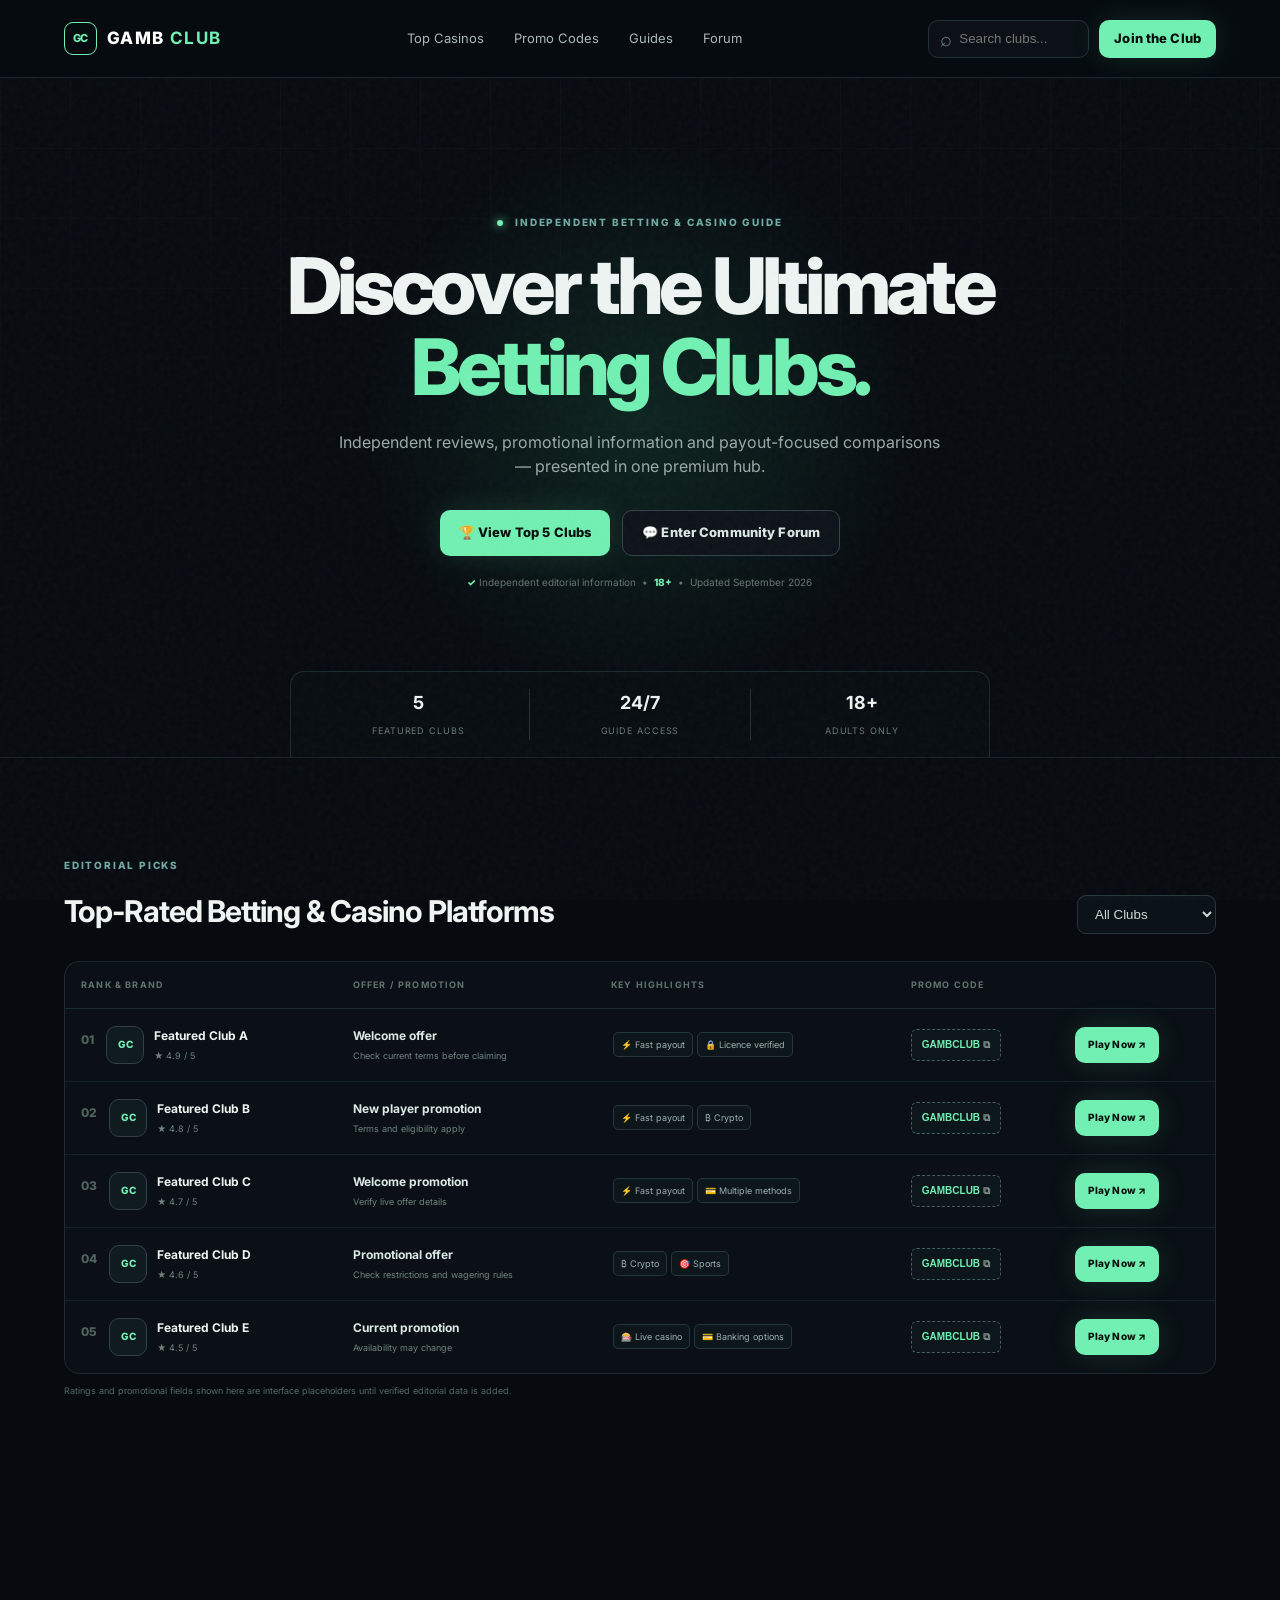
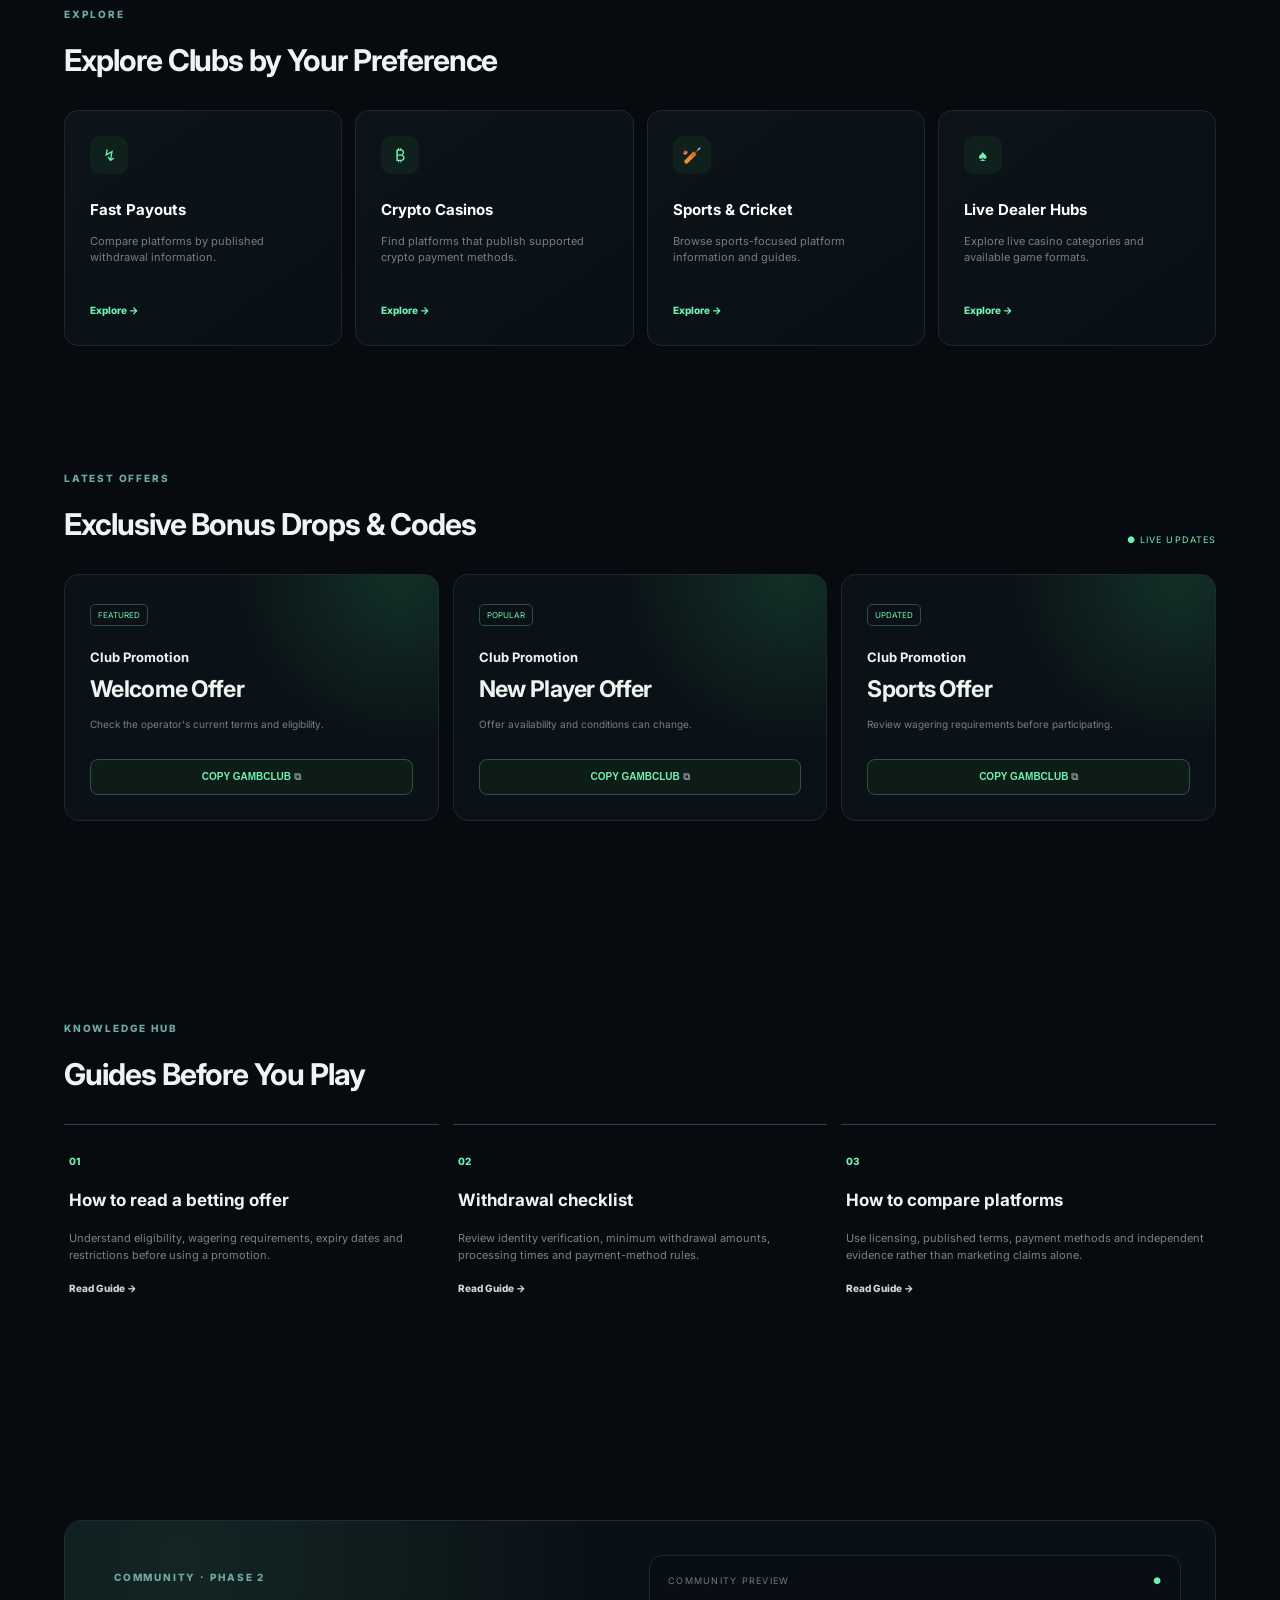
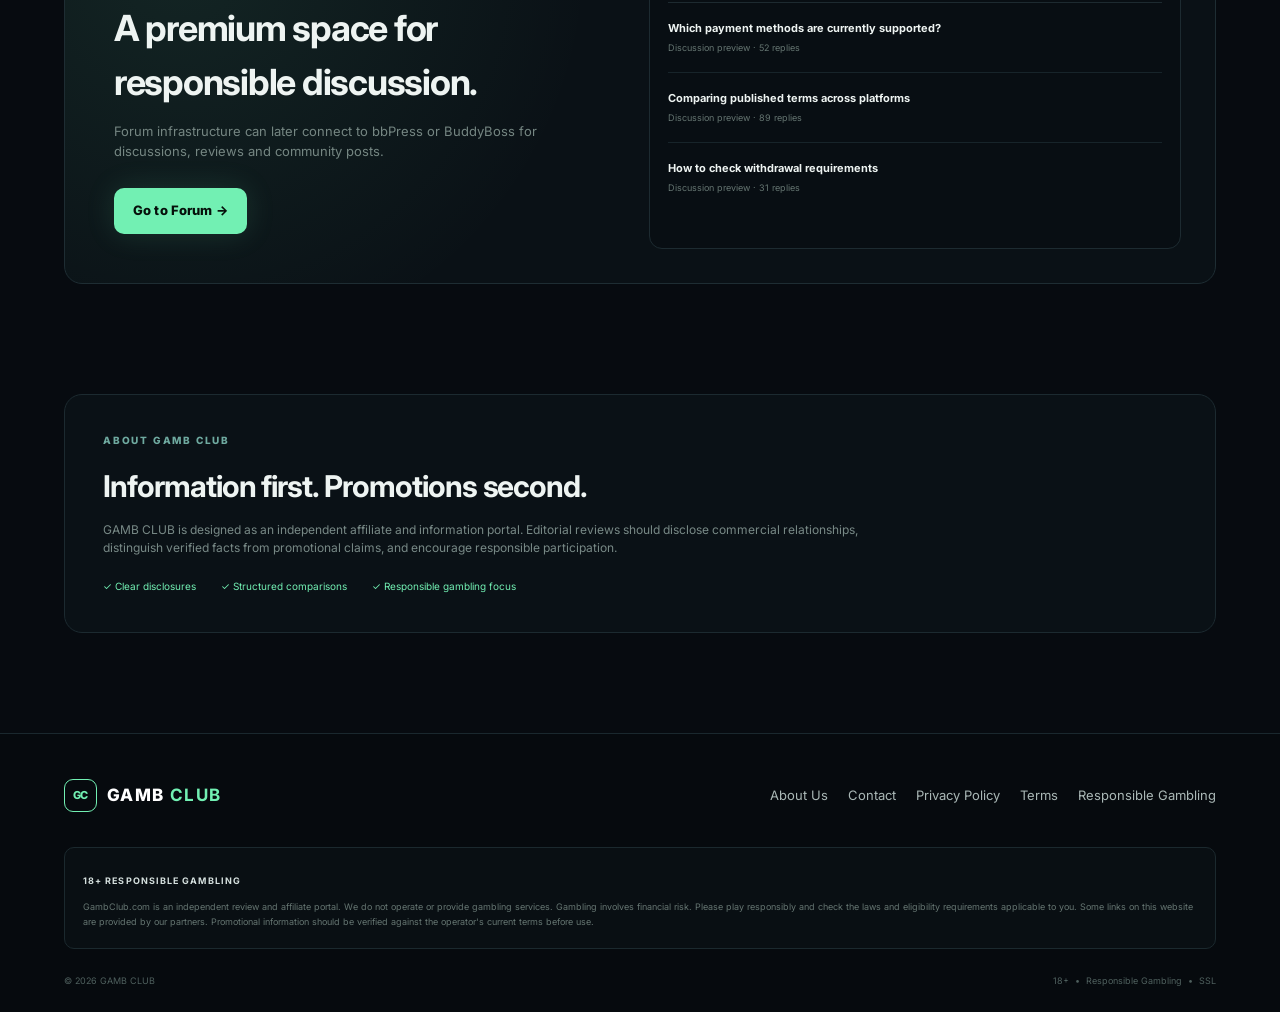
<file: index.html>
<!DOCTYPE html>
<html lang="en">
<head>
<meta charset="UTF-8">
<meta name="viewport" content="width=device-width, initial-scale=1.0">
<meta name="description" content="GambClub offers independent reviews, comparison tools, promo codes and guides for online betting and casino platforms. 18+ only.">
<meta name="robots" content="index,follow">
<title>Gamb Club | Online Betting & Casino Reviews</title>
<link rel="preconnect" href="https://fonts.googleapis.com">
<link rel="preconnect" href="https://fonts.gstatic.com" crossorigin>
<link href="https://fonts.googleapis.com/css2?family=Inter:wght@400;500;600;700;800&display=swap" rel="stylesheet">
<link rel="stylesheet" href="style.css">
</head>
<body>
<div class="noise"></div>

<header class="header">
  <a class="brand" href="#"><span class="brand-mark">GC</span><span>GAMB <b>CLUB</b></span></a>
  <nav class="nav">
    <a href="#clubs">Top Casinos</a><a href="#promos">Promo Codes</a><a href="#guides">Guides</a><a href="#forum">Forum</a>
  </nav>
  <div class="head-actions">
    <div class="search"><span>⌕</span><input id="searchInput" placeholder="Search clubs..."></div>
    <a class="btn btn-green small" href="#forum">Join the Club</a>
  </div>
  <button class="menu" id="menuBtn">☰</button>
</header>

<main>
<section class="hero">
  <div class="grid-bg"></div>
  <div class="hero-glow"></div>
  <div class="hero-inner">
    <div class="eyebrow"><span></span> INDEPENDENT BETTING & CASINO GUIDE</div>
    <h1>Discover the Ultimate<br><em>Betting Clubs.</em></h1>
    <p class="hero-copy">Independent reviews, promotional information and payout-focused comparisons — presented in one premium hub.</p>
    <div class="hero-buttons">
      <a class="btn btn-green" href="#clubs">🏆 View Top 5 Clubs</a>
      <a class="btn btn-outline" href="#forum">💬 Enter Community Forum</a>
    </div>
    <div class="trust"><span>✓</span> Independent editorial information &nbsp;•&nbsp; <span>18+</span> &nbsp;•&nbsp; Updated September 2026</div>
  </div>
  <div class="hero-statbar">
    <div><strong>5</strong><span>Featured Clubs</span></div><div><strong>24/7</strong><span>Guide Access</span></div><div><strong>18+</strong><span>Adults Only</span></div>
  </div>
</section>

<section class="section" id="clubs">
  <div class="section-head">
    <div><div class="eyebrow">EDITORIAL PICKS</div><h2>Top-Rated Betting & Casino Platforms</h2></div>
    <div class="sort"><select id="filter"><option value="all">All Clubs</option><option value="rating">Top Rated</option><option value="payout">Fast Payouts</option><option value="crypto">Crypto Friendly</option></select></div>
  </div>
  <div class="table-wrap">
    <table id="clubTable">
      <thead><tr><th>Rank & Brand</th><th>Offer / Promotion</th><th>Key Highlights</th><th>Promo Code</th><th></th></tr></thead>
      <tbody>
        <tr data-rating="4.9" data-payout="1" data-crypto="1"><td><div class="rank">01</div><div class="club-brand"><div class="logo">GC</div><div><strong>Featured Club A</strong><small>★ 4.9 / 5</small></div></div></td><td><strong class="offer">Welcome offer</strong><small>Check current terms before claiming</small></td><td><span class="tag">⚡ Fast payout</span><span class="tag">🔒 Licence verified</span></td><td><button class="code" data-code="GAMBCLUB">GAMBCLUB <span>⧉</span></button></td><td><a class="btn btn-green play" href="#disclaimer">Play Now ↗</a></td></tr>
        <tr data-rating="4.8" data-payout="1" data-crypto="1"><td><div class="rank">02</div><div class="club-brand"><div class="logo">GC</div><div><strong>Featured Club B</strong><small>★ 4.8 / 5</small></div></div></td><td><strong class="offer">New player promotion</strong><small>Terms and eligibility apply</small></td><td><span class="tag">⚡ Fast payout</span><span class="tag">₿ Crypto</span></td><td><button class="code" data-code="GAMBCLUB">GAMBCLUB <span>⧉</span></button></td><td><a class="btn btn-green play" href="#disclaimer">Play Now ↗</a></td></tr>
        <tr data-rating="4.7" data-payout="1" data-crypto="0"><td><div class="rank">03</div><div class="club-brand"><div class="logo">GC</div><div><strong>Featured Club C</strong><small>★ 4.7 / 5</small></div></div></td><td><strong class="offer">Welcome promotion</strong><small>Verify live offer details</small></td><td><span class="tag">⚡ Fast payout</span><span class="tag">💳 Multiple methods</span></td><td><button class="code" data-code="GAMBCLUB">GAMBCLUB <span>⧉</span></button></td><td><a class="btn btn-green play" href="#disclaimer">Play Now ↗</a></td></tr>
        <tr data-rating="4.6" data-payout="0" data-crypto="1"><td><div class="rank">04</div><div class="club-brand"><div class="logo">GC</div><div><strong>Featured Club D</strong><small>★ 4.6 / 5</small></div></div></td><td><strong class="offer">Promotional offer</strong><small>Check restrictions and wagering rules</small></td><td><span class="tag">₿ Crypto</span><span class="tag">🎯 Sports</span></td><td><button class="code" data-code="GAMBCLUB">GAMBCLUB <span>⧉</span></button></td><td><a class="btn btn-green play" href="#disclaimer">Play Now ↗</a></td></tr>
        <tr data-rating="4.5" data-payout="0" data-crypto="0"><td><div class="rank">05</div><div class="club-brand"><div class="logo">GC</div><div><strong>Featured Club E</strong><small>★ 4.5 / 5</small></div></div></td><td><strong class="offer">Current promotion</strong><small>Availability may change</small></td><td><span class="tag">🎰 Live casino</span><span class="tag">💳 Banking options</span></td><td><button class="code" data-code="GAMBCLUB">GAMBCLUB <span>⧉</span></button></td><td><a class="btn btn-green play" href="#disclaimer">Play Now ↗</a></td></tr>
      </tbody>
    </table>
  </div>
  <p class="micro">Ratings and promotional fields shown here are interface placeholders until verified editorial data is added.</p>
</section>

<section class="section categories">
  <div class="section-head"><div><div class="eyebrow">EXPLORE</div><h2>Explore Clubs by Your Preference</h2></div></div>
  <div class="cards4">
    <a class="feature-card" href="#clubs"><div class="icon">↯</div><h3>Fast Payouts</h3><p>Compare platforms by published withdrawal information.</p><span>Explore →</span></a>
    <a class="feature-card" href="#clubs"><div class="icon">₿</div><h3>Crypto Casinos</h3><p>Find platforms that publish supported crypto payment methods.</p><span>Explore →</span></a>
    <a class="feature-card" href="#clubs"><div class="icon">🏏</div><h3>Sports & Cricket</h3><p>Browse sports-focused platform information and guides.</p><span>Explore →</span></a>
    <a class="feature-card" href="#clubs"><div class="icon">♠</div><h3>Live Dealer Hubs</h3><p>Explore live casino categories and available game formats.</p><span>Explore →</span></a>
  </div>
</section>

<section class="section promos" id="promos">
  <div class="section-head"><div><div class="eyebrow">LATEST OFFERS</div><h2>Exclusive Bonus Drops & Codes</h2></div><span class="live-dot">● LIVE UPDATES</span></div>
  <div class="promo-grid">
    <article class="promo-card"><span class="promo-label">FEATURED</span><h3>Club Promotion</h3><strong>Welcome Offer</strong><p>Check the operator's current terms and eligibility.</p><button class="copy-big" data-code="GAMBCLUB">COPY GAMBCLUB <span>⧉</span></button></article>
    <article class="promo-card"><span class="promo-label">POPULAR</span><h3>Club Promotion</h3><strong>New Player Offer</strong><p>Offer availability and conditions can change.</p><button class="copy-big" data-code="GAMBCLUB">COPY GAMBCLUB <span>⧉</span></button></article>
    <article class="promo-card"><span class="promo-label">UPDATED</span><h3>Club Promotion</h3><strong>Sports Offer</strong><p>Review wagering requirements before participating.</p><button class="copy-big" data-code="GAMBCLUB">COPY GAMBCLUB <span>⧉</span></button></article>
  </div>
</section>

<section class="section guides" id="guides">
  <div class="section-head"><div><div class="eyebrow">KNOWLEDGE HUB</div><h2>Guides Before You Play</h2></div></div>
  <div class="guide-grid">
    <article><span>01</span><h3>How to read a betting offer</h3><p>Understand eligibility, wagering requirements, expiry dates and restrictions before using a promotion.</p><a href="#disclaimer">Read Guide →</a></article>
    <article><span>02</span><h3>Withdrawal checklist</h3><p>Review identity verification, minimum withdrawal amounts, processing times and payment-method rules.</p><a href="#disclaimer">Read Guide →</a></article>
    <article><span>03</span><h3>How to compare platforms</h3><p>Use licensing, published terms, payment methods and independent evidence rather than marketing claims alone.</p><a href="#disclaimer">Read Guide →</a></article>
  </div>
</section>

<section class="section forum" id="forum">
  <div class="forum-panel">
    <div class="forum-copy"><div class="eyebrow">COMMUNITY · PHASE 2</div><h2>A premium space for responsible discussion.</h2><p>Forum infrastructure can later connect to bbPress or BuddyBoss for discussions, reviews and community posts.</p><a class="btn btn-green" href="#disclaimer">Go to Forum →</a></div>
    <div class="feed">
      <div class="feed-title">COMMUNITY PREVIEW <span>●</span></div>
      <div class="topic"><b>Which payment methods are currently supported?</b><small>Discussion preview · 52 replies</small></div>
      <div class="topic"><b>Comparing published terms across platforms</b><small>Discussion preview · 89 replies</small></div>
      <div class="topic"><b>How to check withdrawal requirements</b><small>Discussion preview · 31 replies</small></div>
    </div>
  </div>
</section>

<section class="section about">
  <div class="about-card"><div class="eyebrow">ABOUT GAMB CLUB</div><h2>Information first. Promotions second.</h2><p>GAMB CLUB is designed as an independent affiliate and information portal. Editorial reviews should disclose commercial relationships, distinguish verified facts from promotional claims, and encourage responsible participation.</p><div class="about-points"><span>✓ Clear disclosures</span><span>✓ Structured comparisons</span><span>✓ Responsible gambling focus</span></div></div>
</section>
</main>

<footer id="disclaimer">
  <div class="footer-top">
    <a class="brand" href="#"><span class="brand-mark">GC</span><span>GAMB <b>CLUB</b></span></a>
    <div class="footer-links"><a href="#">About Us</a><a href="#">Contact</a><a href="#">Privacy Policy</a><a href="#">Terms</a><a href="#">Responsible Gambling</a></div>
  </div>
  <div class="disclaimer"><strong>18+ RESPONSIBLE GAMBLING</strong><p>GambClub.com is an independent review and affiliate portal. We do not operate or provide gambling services. Gambling involves financial risk. Please play responsibly and check the laws and eligibility requirements applicable to you. Some links on this website are provided by our partners. Promotional information should be verified against the operator's current terms before use.</p></div>
  <div class="footer-bottom"><span>© 2026 GAMB CLUB</span><span>18+ &nbsp;•&nbsp; Responsible Gambling &nbsp;•&nbsp; SSL</span></div>
</footer>

<div class="toast" id="toast">Promo code copied</div>
<script src="script.js"></script>
<script src="visitor-config.js"></script>
<script src="visitor-tracker.js"></script>
</body>
</html>
</file>
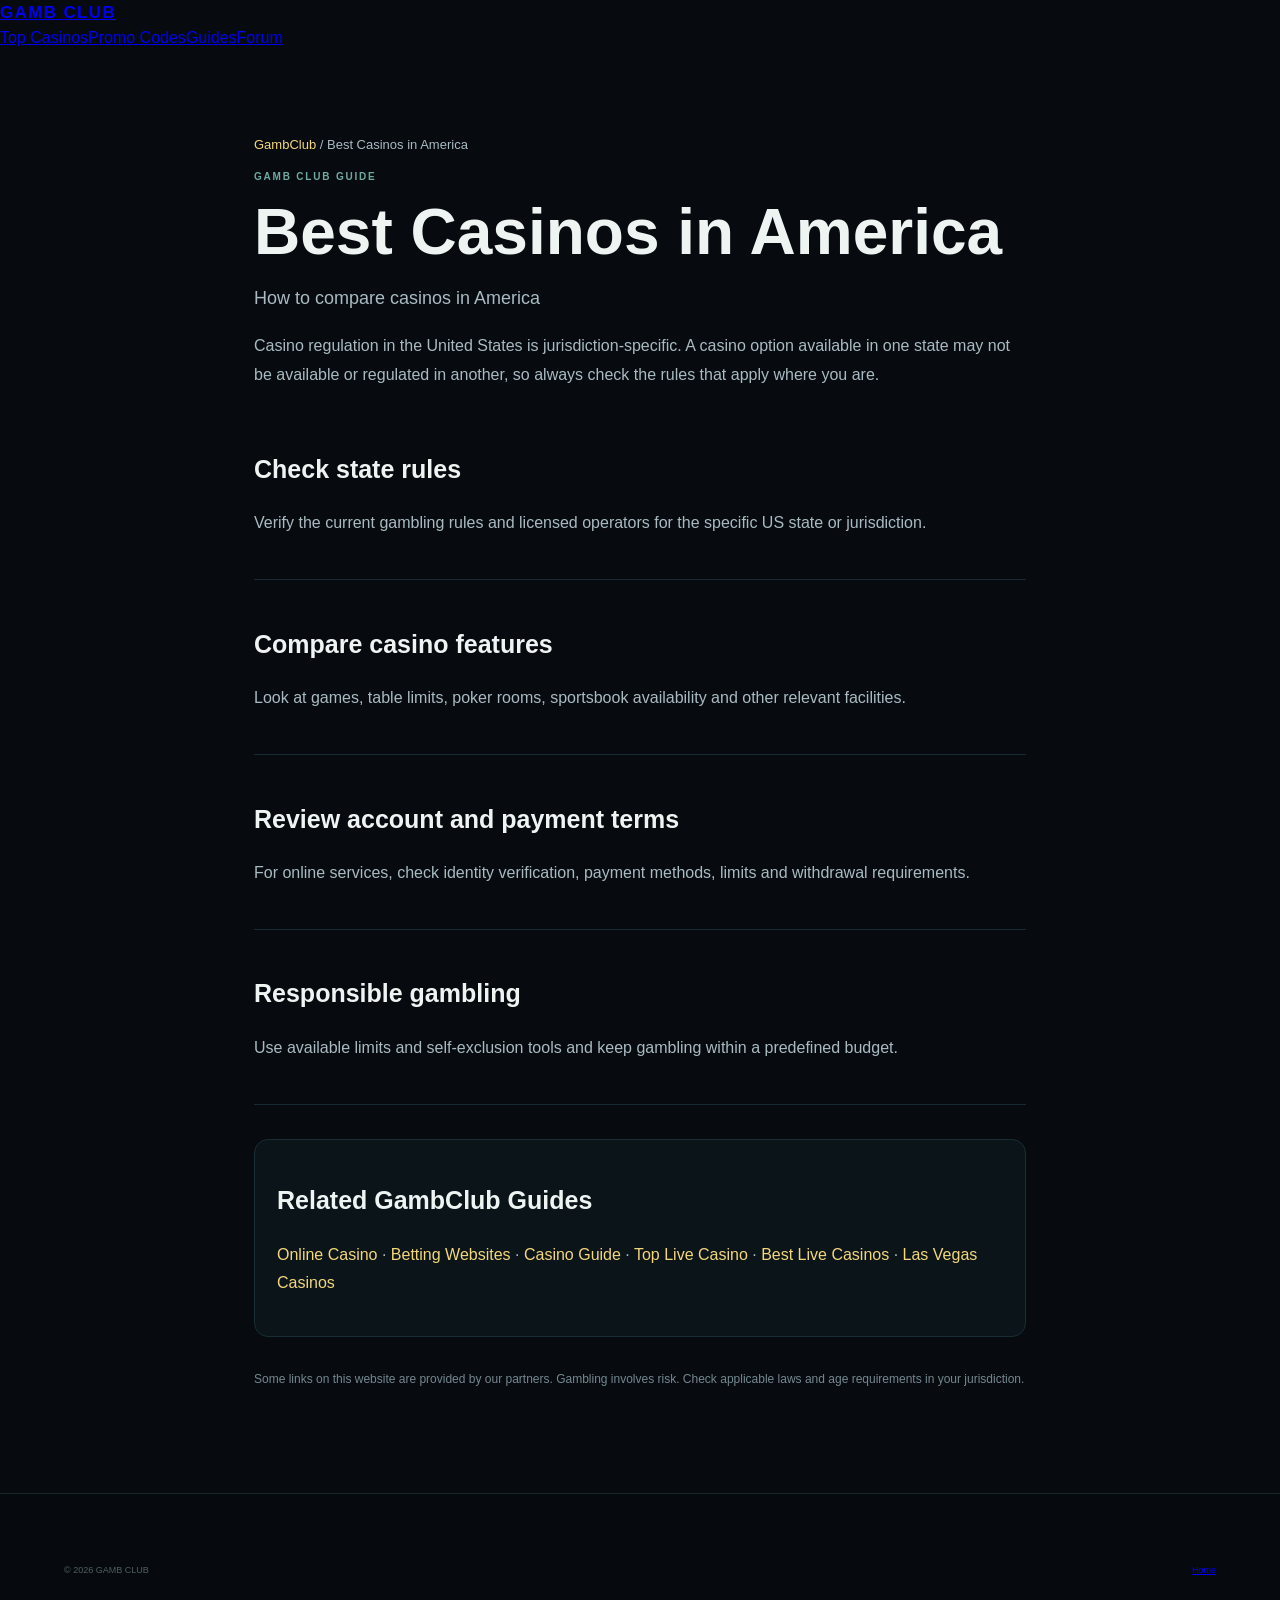
<file: best-casinos-america.html>
<!doctype html>
<html lang="en">
<head>
<meta charset="utf-8">
<meta name="viewport" content="width=device-width,initial-scale=1">
<title>Best Casinos in America | US Casino Comparison Guide | GambClub</title>
<meta name="description" content="US casino comparison guide covering state-by-state regulation, casino games, payments, player programmes and responsible gambling.">
<meta name="robots" content="index,follow,max-image-preview:large">
<link rel="canonical" href="https://gambclub.com/best-casinos-america/">
<meta property="og:title" content="Best Casinos in America | US Casino Comparison Guide | GambClub">
<meta property="og:description" content="US casino comparison guide covering state-by-state regulation, casino games, payments, player programmes and responsible gambling.">
<meta property="og:type" content="article">
<meta property="og:url" content="https://gambclub.com/best-casinos-america/">
<link rel="stylesheet" href="../style.css">
<style>
.guide-page{max-width:900px;margin:0 auto;padding:70px 5% 90px}
.guide-page h1{font-size:clamp(36px,6vw,64px);line-height:1.02;margin:14px 0}
.guide-page .lead{font-size:18px;line-height:1.7;color:#a9bbc1;max-width:760px}
.guide-page section{padding:25px 0;border-bottom:1px solid #182a31}
.guide-page h2{font-size:25px}
.guide-page p{line-height:1.8;color:#a9bbc1}
.breadcrumb{font-size:13px;color:#738890}
.breadcrumb a,.related a{color:#f4d77b;text-decoration:none}
.related{margin-top:34px;padding:22px;border:1px solid #1b2d34;border-radius:14px;background:#0a1419}
</style>
</head>
<body>
<header class="site-header">
  <div class="brand"><a href="../">GAMB CLUB</a></div>
  <nav><a href="../#top-casinos">Top Casinos</a><a href="../#promo-codes">Promo Codes</a><a href="../#guides">Guides</a><a href="../#forum">Forum</a></nav>
</header>
<main class="guide-page">
  <p class="breadcrumb"><a href="../">GambClub</a> / Best Casinos in America</p>
  <div class="eyebrow">GAMB CLUB GUIDE</div>
  <h1>Best Casinos in America</h1>
  <p class="lead">How to compare casinos in America</p>
  <p>Casino regulation in the United States is jurisdiction-specific. A casino option available in one state may not be available or regulated in another, so always check the rules that apply where you are.</p>
  <section><h2>Check state rules</h2><p>Verify the current gambling rules and licensed operators for the specific US state or jurisdiction.</p></section><section><h2>Compare casino features</h2><p>Look at games, table limits, poker rooms, sportsbook availability and other relevant facilities.</p></section><section><h2>Review account and payment terms</h2><p>For online services, check identity verification, payment methods, limits and withdrawal requirements.</p></section><section><h2>Responsible gambling</h2><p>Use available limits and self-exclusion tools and keep gambling within a predefined budget.</p></section>
  <div class="related">
    <h2>Related GambClub Guides</h2>
    <p>
      <a href="../online-casino/">Online Casino</a> ·
      <a href="../betting-websites/">Betting Websites</a> ·
      <a href="../best-casinos/">Casino Guide</a> ·
      <a href="../top-live-casino/">Top Live Casino</a> ·
      <a href="../best-live-casinos/">Best Live Casinos</a> ·
      <a href="../las-vegas-casinos/">Las Vegas Casinos</a>
    </p>
  </div>
  <p style="margin-top:32px;font-size:12px;color:#74888f">Some links on this website are provided by our partners. Gambling involves risk. Check applicable laws and age requirements in your jurisdiction.</p>
</main>
<footer><div class="footer-bottom"><span>© 2026 GAMB CLUB</span><a href="../">Home</a></div></footer>
</body>
</html>
</file>
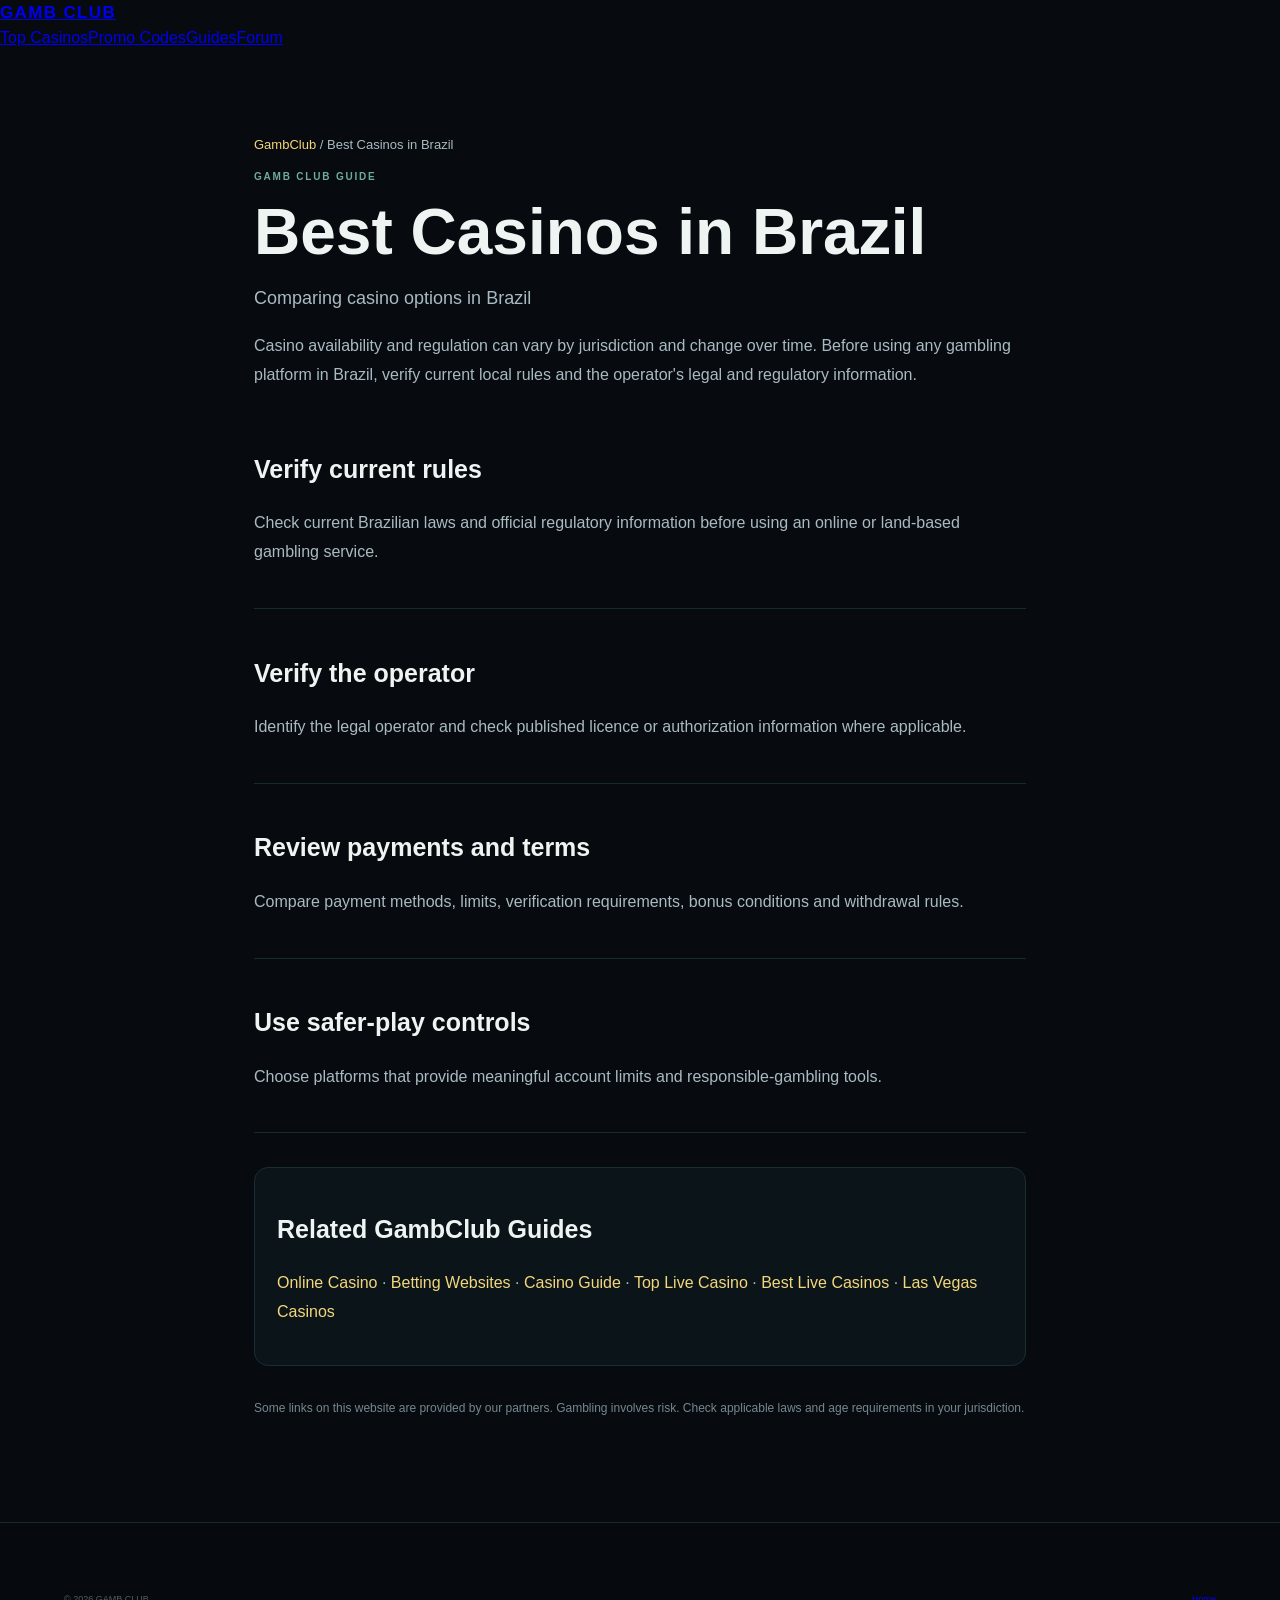
<file: best-casinos-brazil.html>
<!doctype html>
<html lang="en">
<head>
<meta charset="utf-8">
<meta name="viewport" content="width=device-width,initial-scale=1">
<title>Best Casinos in Brazil | Legal & Online Casino Guide | GambClub</title>
<meta name="description" content="Brazil casino guide covering how to evaluate gambling platforms, regulatory information, payment methods, terms and safer gambling considerations.">
<meta name="robots" content="index,follow,max-image-preview:large">
<link rel="canonical" href="https://gambclub.com/best-casinos-brazil/">
<meta property="og:title" content="Best Casinos in Brazil | Legal & Online Casino Guide | GambClub">
<meta property="og:description" content="Brazil casino guide covering how to evaluate gambling platforms, regulatory information, payment methods, terms and safer gambling considerations.">
<meta property="og:type" content="article">
<meta property="og:url" content="https://gambclub.com/best-casinos-brazil/">
<link rel="stylesheet" href="../style.css">
<style>
.guide-page{max-width:900px;margin:0 auto;padding:70px 5% 90px}
.guide-page h1{font-size:clamp(36px,6vw,64px);line-height:1.02;margin:14px 0}
.guide-page .lead{font-size:18px;line-height:1.7;color:#a9bbc1;max-width:760px}
.guide-page section{padding:25px 0;border-bottom:1px solid #182a31}
.guide-page h2{font-size:25px}
.guide-page p{line-height:1.8;color:#a9bbc1}
.breadcrumb{font-size:13px;color:#738890}
.breadcrumb a,.related a{color:#f4d77b;text-decoration:none}
.related{margin-top:34px;padding:22px;border:1px solid #1b2d34;border-radius:14px;background:#0a1419}
</style>
</head>
<body>
<header class="site-header">
  <div class="brand"><a href="../">GAMB CLUB</a></div>
  <nav><a href="../#top-casinos">Top Casinos</a><a href="../#promo-codes">Promo Codes</a><a href="../#guides">Guides</a><a href="../#forum">Forum</a></nav>
</header>
<main class="guide-page">
  <p class="breadcrumb"><a href="../">GambClub</a> / Best Casinos in Brazil</p>
  <div class="eyebrow">GAMB CLUB GUIDE</div>
  <h1>Best Casinos in Brazil</h1>
  <p class="lead">Comparing casino options in Brazil</p>
  <p>Casino availability and regulation can vary by jurisdiction and change over time. Before using any gambling platform in Brazil, verify current local rules and the operator's legal and regulatory information.</p>
  <section><h2>Verify current rules</h2><p>Check current Brazilian laws and official regulatory information before using an online or land-based gambling service.</p></section><section><h2>Verify the operator</h2><p>Identify the legal operator and check published licence or authorization information where applicable.</p></section><section><h2>Review payments and terms</h2><p>Compare payment methods, limits, verification requirements, bonus conditions and withdrawal rules.</p></section><section><h2>Use safer-play controls</h2><p>Choose platforms that provide meaningful account limits and responsible-gambling tools.</p></section>
  <div class="related">
    <h2>Related GambClub Guides</h2>
    <p>
      <a href="../online-casino/">Online Casino</a> ·
      <a href="../betting-websites/">Betting Websites</a> ·
      <a href="../best-casinos/">Casino Guide</a> ·
      <a href="../top-live-casino/">Top Live Casino</a> ·
      <a href="../best-live-casinos/">Best Live Casinos</a> ·
      <a href="../las-vegas-casinos/">Las Vegas Casinos</a>
    </p>
  </div>
  <p style="margin-top:32px;font-size:12px;color:#74888f">Some links on this website are provided by our partners. Gambling involves risk. Check applicable laws and age requirements in your jurisdiction.</p>
</main>
<footer><div class="footer-bottom"><span>© 2026 GAMB CLUB</span><a href="../">Home</a></div></footer>
</body>
</html>
</file>
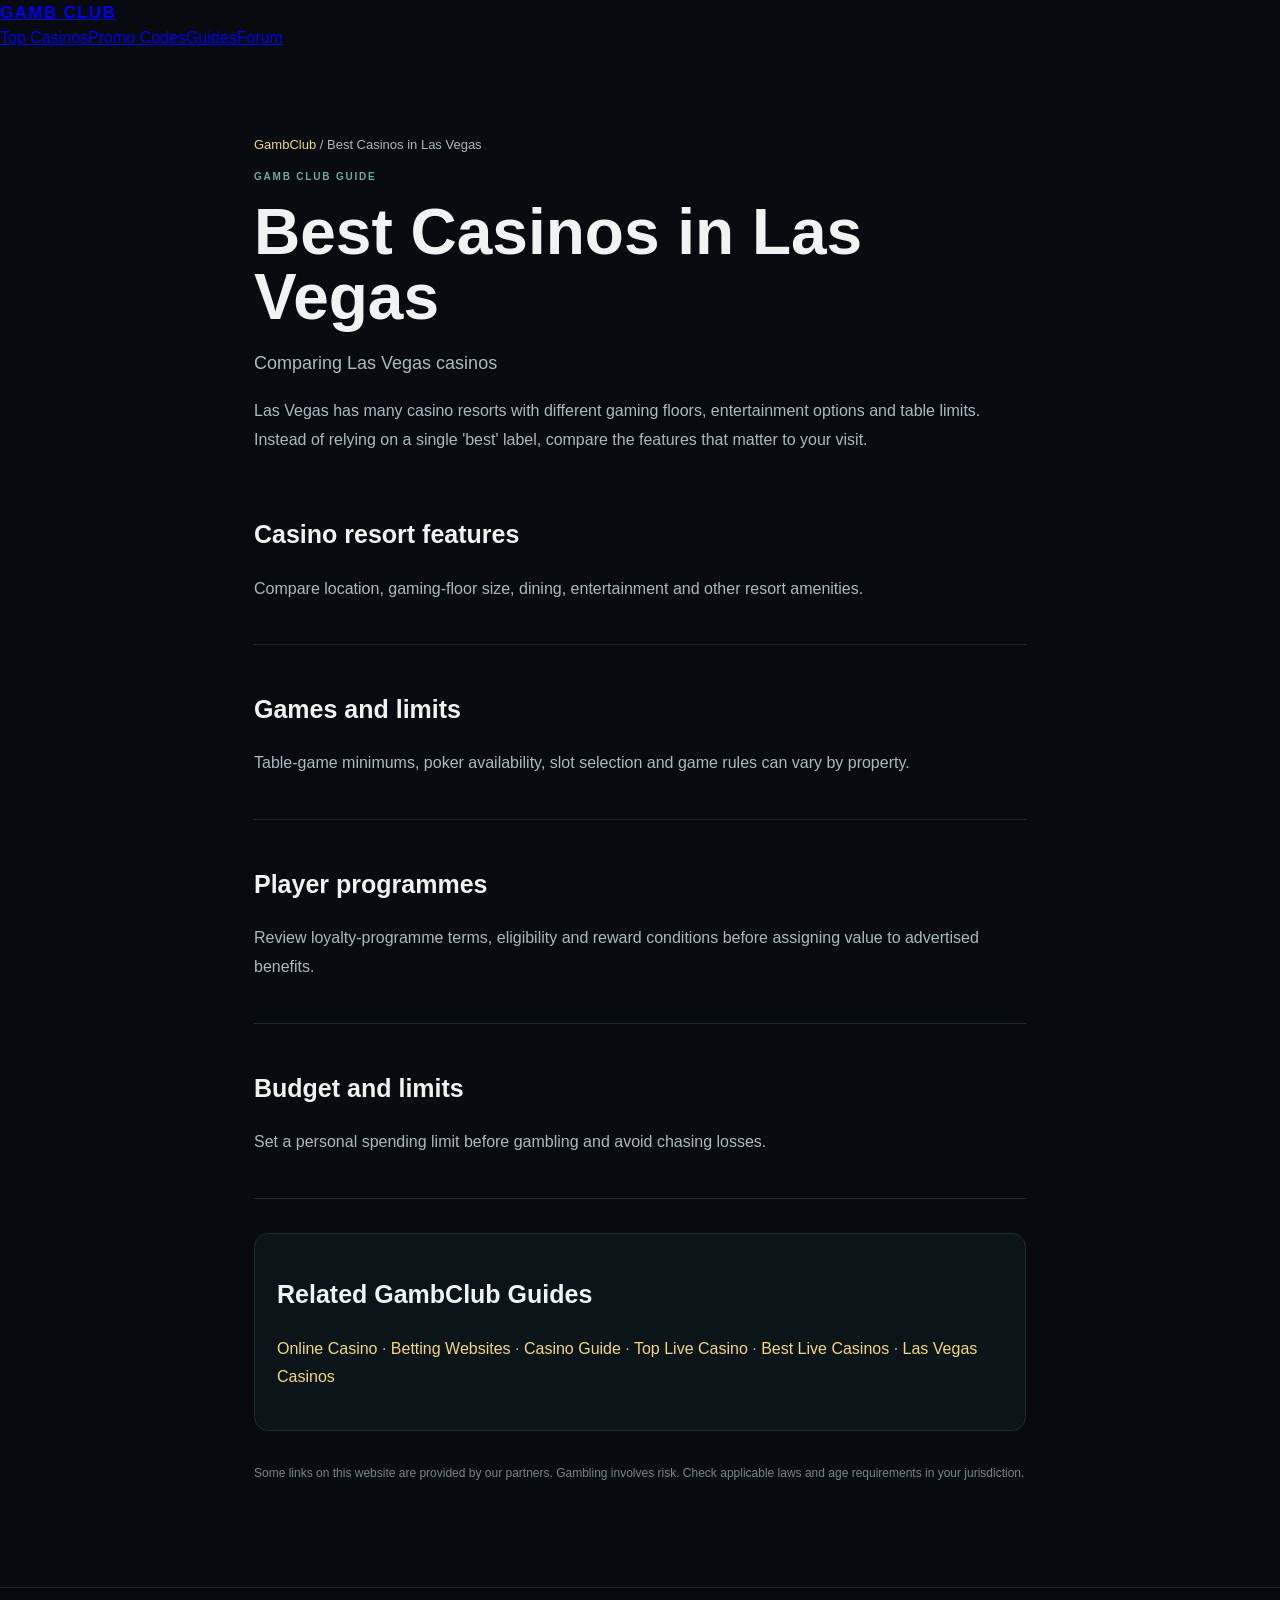
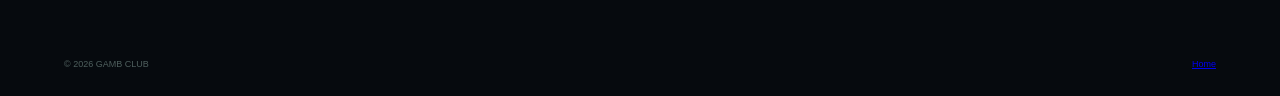
<file: best-casinos-las-vegas.html>
<!doctype html>
<html lang="en">
<head>
<meta charset="utf-8">
<meta name="viewport" content="width=device-width,initial-scale=1">
<title>Best Casinos in Las Vegas | Casino Comparison Guide | GambClub</title>
<meta name="description" content="Las Vegas casino comparison guide covering resort properties, table games, slots, poker, player programmes and responsible gambling.">
<meta name="robots" content="index,follow,max-image-preview:large">
<link rel="canonical" href="https://gambclub.com/best-casinos-las-vegas/">
<meta property="og:title" content="Best Casinos in Las Vegas | Casino Comparison Guide | GambClub">
<meta property="og:description" content="Las Vegas casino comparison guide covering resort properties, table games, slots, poker, player programmes and responsible gambling.">
<meta property="og:type" content="article">
<meta property="og:url" content="https://gambclub.com/best-casinos-las-vegas/">
<link rel="stylesheet" href="../style.css">
<style>
.guide-page{max-width:900px;margin:0 auto;padding:70px 5% 90px}
.guide-page h1{font-size:clamp(36px,6vw,64px);line-height:1.02;margin:14px 0}
.guide-page .lead{font-size:18px;line-height:1.7;color:#a9bbc1;max-width:760px}
.guide-page section{padding:25px 0;border-bottom:1px solid #182a31}
.guide-page h2{font-size:25px}
.guide-page p{line-height:1.8;color:#a9bbc1}
.breadcrumb{font-size:13px;color:#738890}
.breadcrumb a,.related a{color:#f4d77b;text-decoration:none}
.related{margin-top:34px;padding:22px;border:1px solid #1b2d34;border-radius:14px;background:#0a1419}
</style>
</head>
<body>
<header class="site-header">
  <div class="brand"><a href="../">GAMB CLUB</a></div>
  <nav><a href="../#top-casinos">Top Casinos</a><a href="../#promo-codes">Promo Codes</a><a href="../#guides">Guides</a><a href="../#forum">Forum</a></nav>
</header>
<main class="guide-page">
  <p class="breadcrumb"><a href="../">GambClub</a> / Best Casinos in Las Vegas</p>
  <div class="eyebrow">GAMB CLUB GUIDE</div>
  <h1>Best Casinos in Las Vegas</h1>
  <p class="lead">Comparing Las Vegas casinos</p>
  <p>Las Vegas has many casino resorts with different gaming floors, entertainment options and table limits. Instead of relying on a single 'best' label, compare the features that matter to your visit.</p>
  <section><h2>Casino resort features</h2><p>Compare location, gaming-floor size, dining, entertainment and other resort amenities.</p></section><section><h2>Games and limits</h2><p>Table-game minimums, poker availability, slot selection and game rules can vary by property.</p></section><section><h2>Player programmes</h2><p>Review loyalty-programme terms, eligibility and reward conditions before assigning value to advertised benefits.</p></section><section><h2>Budget and limits</h2><p>Set a personal spending limit before gambling and avoid chasing losses.</p></section>
  <div class="related">
    <h2>Related GambClub Guides</h2>
    <p>
      <a href="../online-casino/">Online Casino</a> ·
      <a href="../betting-websites/">Betting Websites</a> ·
      <a href="../best-casinos/">Casino Guide</a> ·
      <a href="../top-live-casino/">Top Live Casino</a> ·
      <a href="../best-live-casinos/">Best Live Casinos</a> ·
      <a href="../las-vegas-casinos/">Las Vegas Casinos</a>
    </p>
  </div>
  <p style="margin-top:32px;font-size:12px;color:#74888f">Some links on this website are provided by our partners. Gambling involves risk. Check applicable laws and age requirements in your jurisdiction.</p>
</main>
<footer><div class="footer-bottom"><span>© 2026 GAMB CLUB</span><a href="../">Home</a></div></footer>
</body>
</html>
</file>
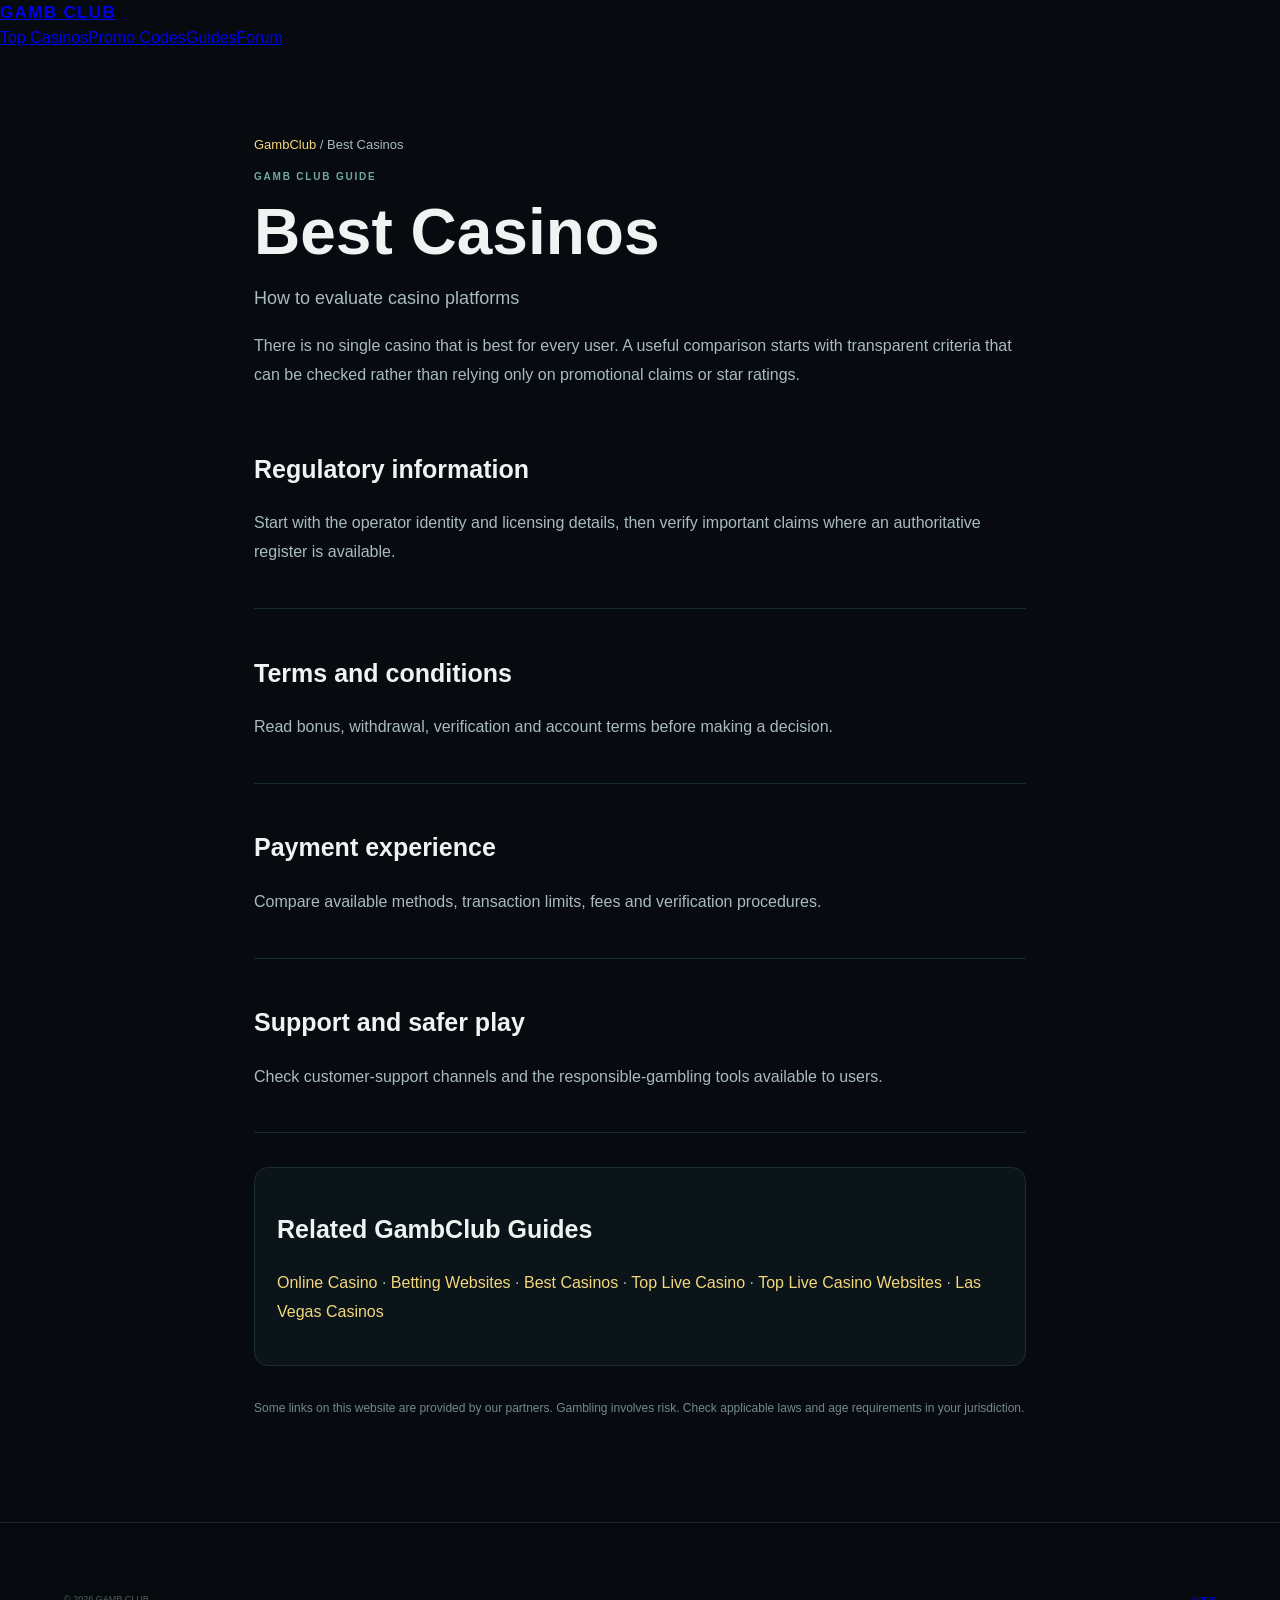
<file: best-casinos.html>
<!doctype html>
<html lang="en">
<head>
<meta charset="utf-8">
<meta name="viewport" content="width=device-width,initial-scale=1">
<title>Best Casinos Guide | How to Compare Casino Platforms | GambClub</title>
<meta name="description" content="Learn how to compare casino platforms using licensing, game selection, banking, terms, support and responsible gambling features instead of relying on rankings alone.">
<meta name="robots" content="index,follow,max-image-preview:large">
<link rel="canonical" href="https://gambclub.com/best-casinos/">
<meta property="og:title" content="Best Casinos Guide | How to Compare Casino Platforms | GambClub">
<meta property="og:description" content="Learn how to compare casino platforms using licensing, game selection, banking, terms, support and responsible gambling features instead of relying on rankings alone.">
<meta property="og:type" content="article">
<meta property="og:url" content="https://gambclub.com/best-casinos/">
<link rel="stylesheet" href="../style.css">
<style>
.guide-page{max-width:900px;margin:0 auto;padding:70px 5% 90px}
.guide-page h1{font-size:clamp(36px,6vw,64px);line-height:1.02;margin:14px 0}
.guide-page .lead{font-size:18px;line-height:1.7;color:#a9bbc1;max-width:760px}
.guide-page section{padding:25px 0;border-bottom:1px solid #182a31}
.guide-page h2{font-size:25px}
.guide-page p{line-height:1.8;color:#a9bbc1}
.breadcrumb{font-size:13px;color:#738890}
.breadcrumb a,.related a{color:#f4d77b;text-decoration:none}
.related{margin-top:34px;padding:22px;border:1px solid #1b2d34;border-radius:14px;background:#0a1419}
</style>
</head>
<body>
<header class="site-header">
  <div class="brand"><a href="../">GAMB CLUB</a></div>
  <nav><a href="../#top-casinos">Top Casinos</a><a href="../#promo-codes">Promo Codes</a><a href="../#guides">Guides</a><a href="../#forum">Forum</a></nav>
</header>
<main class="guide-page">
  <p class="breadcrumb"><a href="../">GambClub</a> / Best Casinos</p>
  <div class="eyebrow">GAMB CLUB GUIDE</div>
  <h1>Best Casinos</h1>
  <p class="lead">How to evaluate casino platforms</p>
  <p>There is no single casino that is best for every user. A useful comparison starts with transparent criteria that can be checked rather than relying only on promotional claims or star ratings.</p>
  <section><h2>Regulatory information</h2><p>Start with the operator identity and licensing details, then verify important claims where an authoritative register is available.</p></section><section><h2>Terms and conditions</h2><p>Read bonus, withdrawal, verification and account terms before making a decision.</p></section><section><h2>Payment experience</h2><p>Compare available methods, transaction limits, fees and verification procedures.</p></section><section><h2>Support and safer play</h2><p>Check customer-support channels and the responsible-gambling tools available to users.</p></section>
  
      <div class="related">
        <h2>Related GambClub Guides</h2>
        <p><a href="../online-casino/">Online Casino</a> ·
        <a href="../betting-websites/">Betting Websites</a> ·
        <a href="../best-casinos/">Best Casinos</a> ·
        <a href="../top-live-casino/">Top Live Casino</a> ·
        <a href="../top-live-casino-websites/">Top Live Casino Websites</a> ·
        <a href="../las-vegas-casinos/">Las Vegas Casinos</a></p>
      </div>
    
  <p style="margin-top:32px;font-size:12px;color:#74888f">Some links on this website are provided by our partners. Gambling involves risk. Check applicable laws and age requirements in your jurisdiction.</p>
</main>
<footer><div class="footer-bottom"><span>© 2026 GAMB CLUB</span><a href="../">Home</a></div></footer>
</body>
</html>
</file>
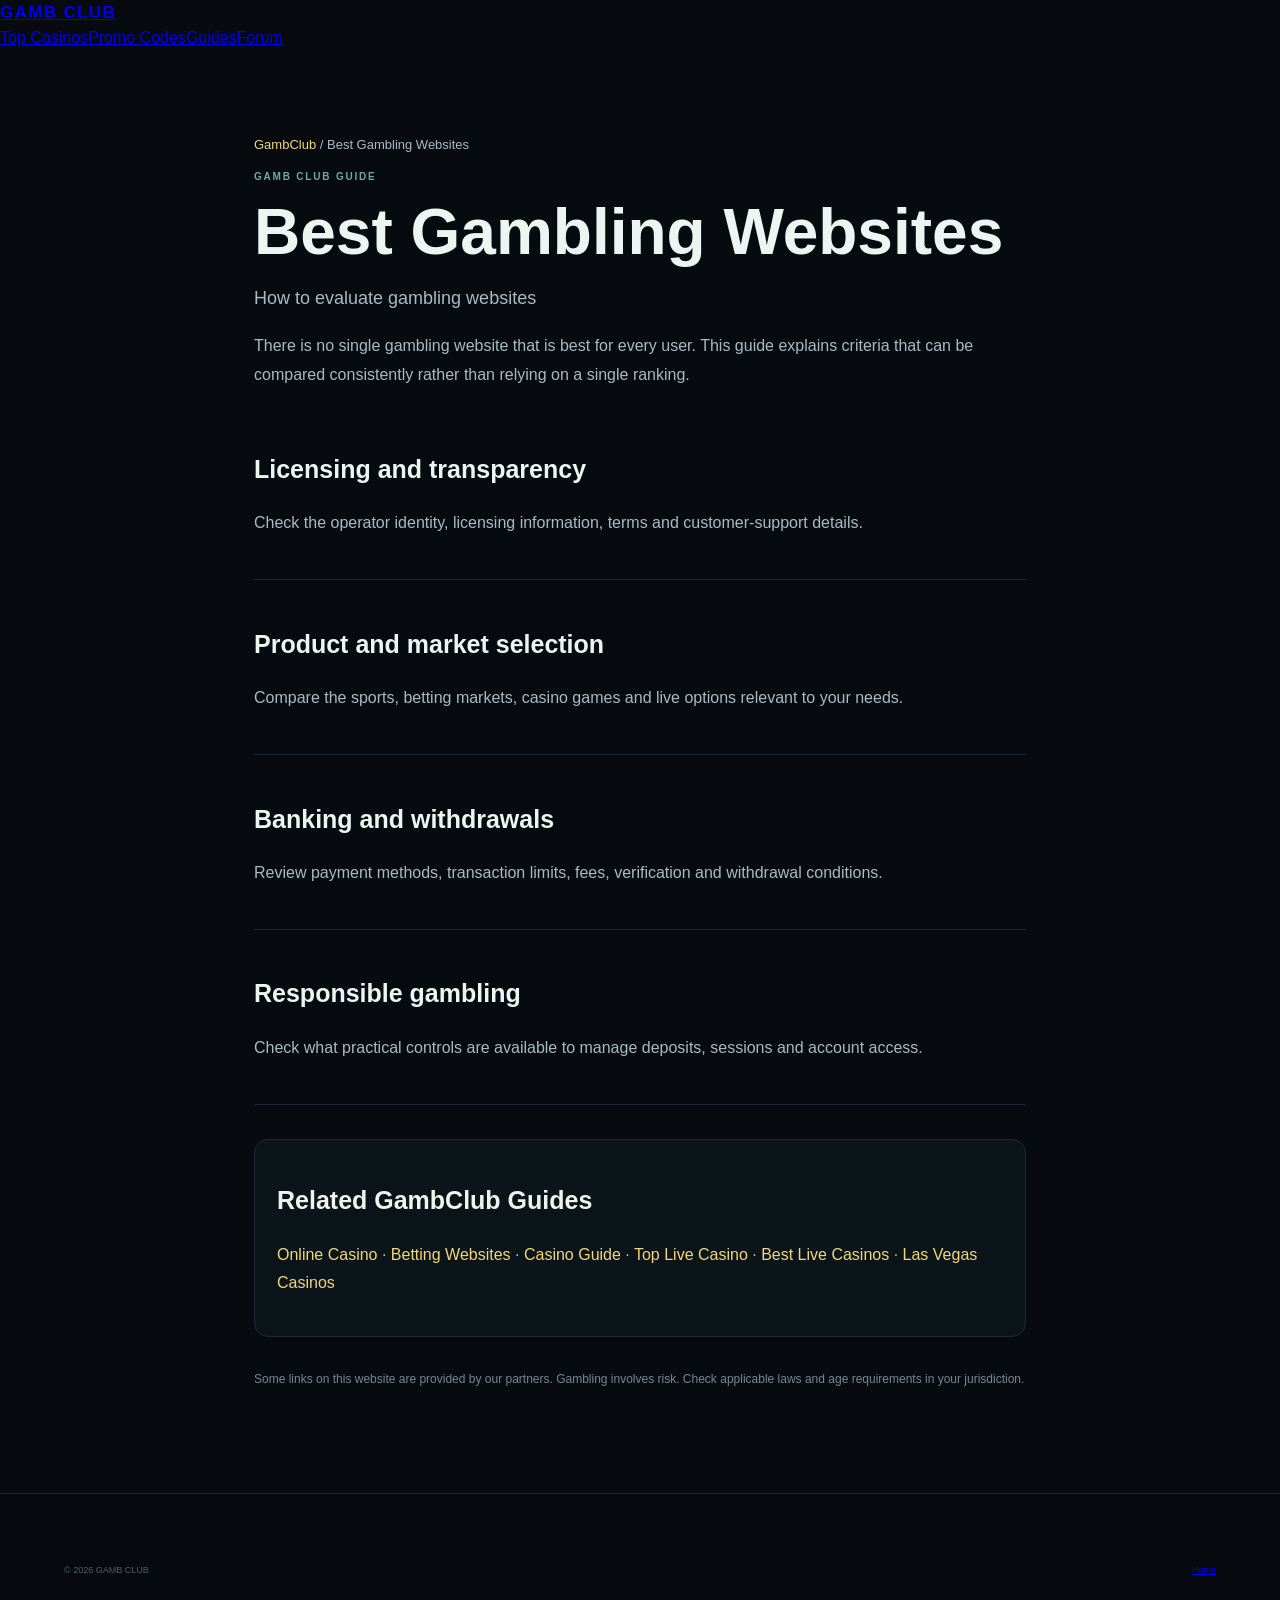
<file: best-gambling-websites.html>
<!doctype html>
<html lang="en">
<head>
<meta charset="utf-8">
<meta name="viewport" content="width=device-width,initial-scale=1">
<title>Best Gambling Websites Guide | How to Compare | GambClub</title>
<meta name="description" content="A practical guide to evaluating gambling websites using transparent criteria such as licensing, payments, game selection, terms and safer-play features.">
<meta name="robots" content="index,follow,max-image-preview:large">
<link rel="canonical" href="https://gambclub.com/best-gambling-websites/">
<meta property="og:title" content="Best Gambling Websites Guide | How to Compare | GambClub">
<meta property="og:description" content="A practical guide to evaluating gambling websites using transparent criteria such as licensing, payments, game selection, terms and safer-play features.">
<meta property="og:type" content="article">
<meta property="og:url" content="https://gambclub.com/best-gambling-websites/">
<link rel="stylesheet" href="../style.css">
<style>
.guide-page{max-width:900px;margin:0 auto;padding:70px 5% 90px}
.guide-page h1{font-size:clamp(36px,6vw,64px);line-height:1.02;margin:14px 0}
.guide-page .lead{font-size:18px;line-height:1.7;color:#a9bbc1;max-width:760px}
.guide-page section{padding:25px 0;border-bottom:1px solid #182a31}
.guide-page h2{font-size:25px}
.guide-page p{line-height:1.8;color:#a9bbc1}
.breadcrumb{font-size:13px;color:#738890}
.breadcrumb a,.related a{color:#f4d77b;text-decoration:none}
.related{margin-top:34px;padding:22px;border:1px solid #1b2d34;border-radius:14px;background:#0a1419}
</style>
</head>
<body>
<header class="site-header">
  <div class="brand"><a href="../">GAMB CLUB</a></div>
  <nav><a href="../#top-casinos">Top Casinos</a><a href="../#promo-codes">Promo Codes</a><a href="../#guides">Guides</a><a href="../#forum">Forum</a></nav>
</header>
<main class="guide-page">
  <p class="breadcrumb"><a href="../">GambClub</a> / Best Gambling Websites</p>
  <div class="eyebrow">GAMB CLUB GUIDE</div>
  <h1>Best Gambling Websites</h1>
  <p class="lead">How to evaluate gambling websites</p>
  <p>There is no single gambling website that is best for every user. This guide explains criteria that can be compared consistently rather than relying on a single ranking.</p>
  <section><h2>Licensing and transparency</h2><p>Check the operator identity, licensing information, terms and customer-support details.</p></section><section><h2>Product and market selection</h2><p>Compare the sports, betting markets, casino games and live options relevant to your needs.</p></section><section><h2>Banking and withdrawals</h2><p>Review payment methods, transaction limits, fees, verification and withdrawal conditions.</p></section><section><h2>Responsible gambling</h2><p>Check what practical controls are available to manage deposits, sessions and account access.</p></section>
  <div class="related">
    <h2>Related GambClub Guides</h2>
    <p>
      <a href="../online-casino/">Online Casino</a> ·
      <a href="../betting-websites/">Betting Websites</a> ·
      <a href="../best-casinos/">Casino Guide</a> ·
      <a href="../top-live-casino/">Top Live Casino</a> ·
      <a href="../best-live-casinos/">Best Live Casinos</a> ·
      <a href="../las-vegas-casinos/">Las Vegas Casinos</a>
    </p>
  </div>
  <p style="margin-top:32px;font-size:12px;color:#74888f">Some links on this website are provided by our partners. Gambling involves risk. Check applicable laws and age requirements in your jurisdiction.</p>
</main>
<footer><div class="footer-bottom"><span>© 2026 GAMB CLUB</span><a href="../">Home</a></div></footer>
</body>
</html>
</file>
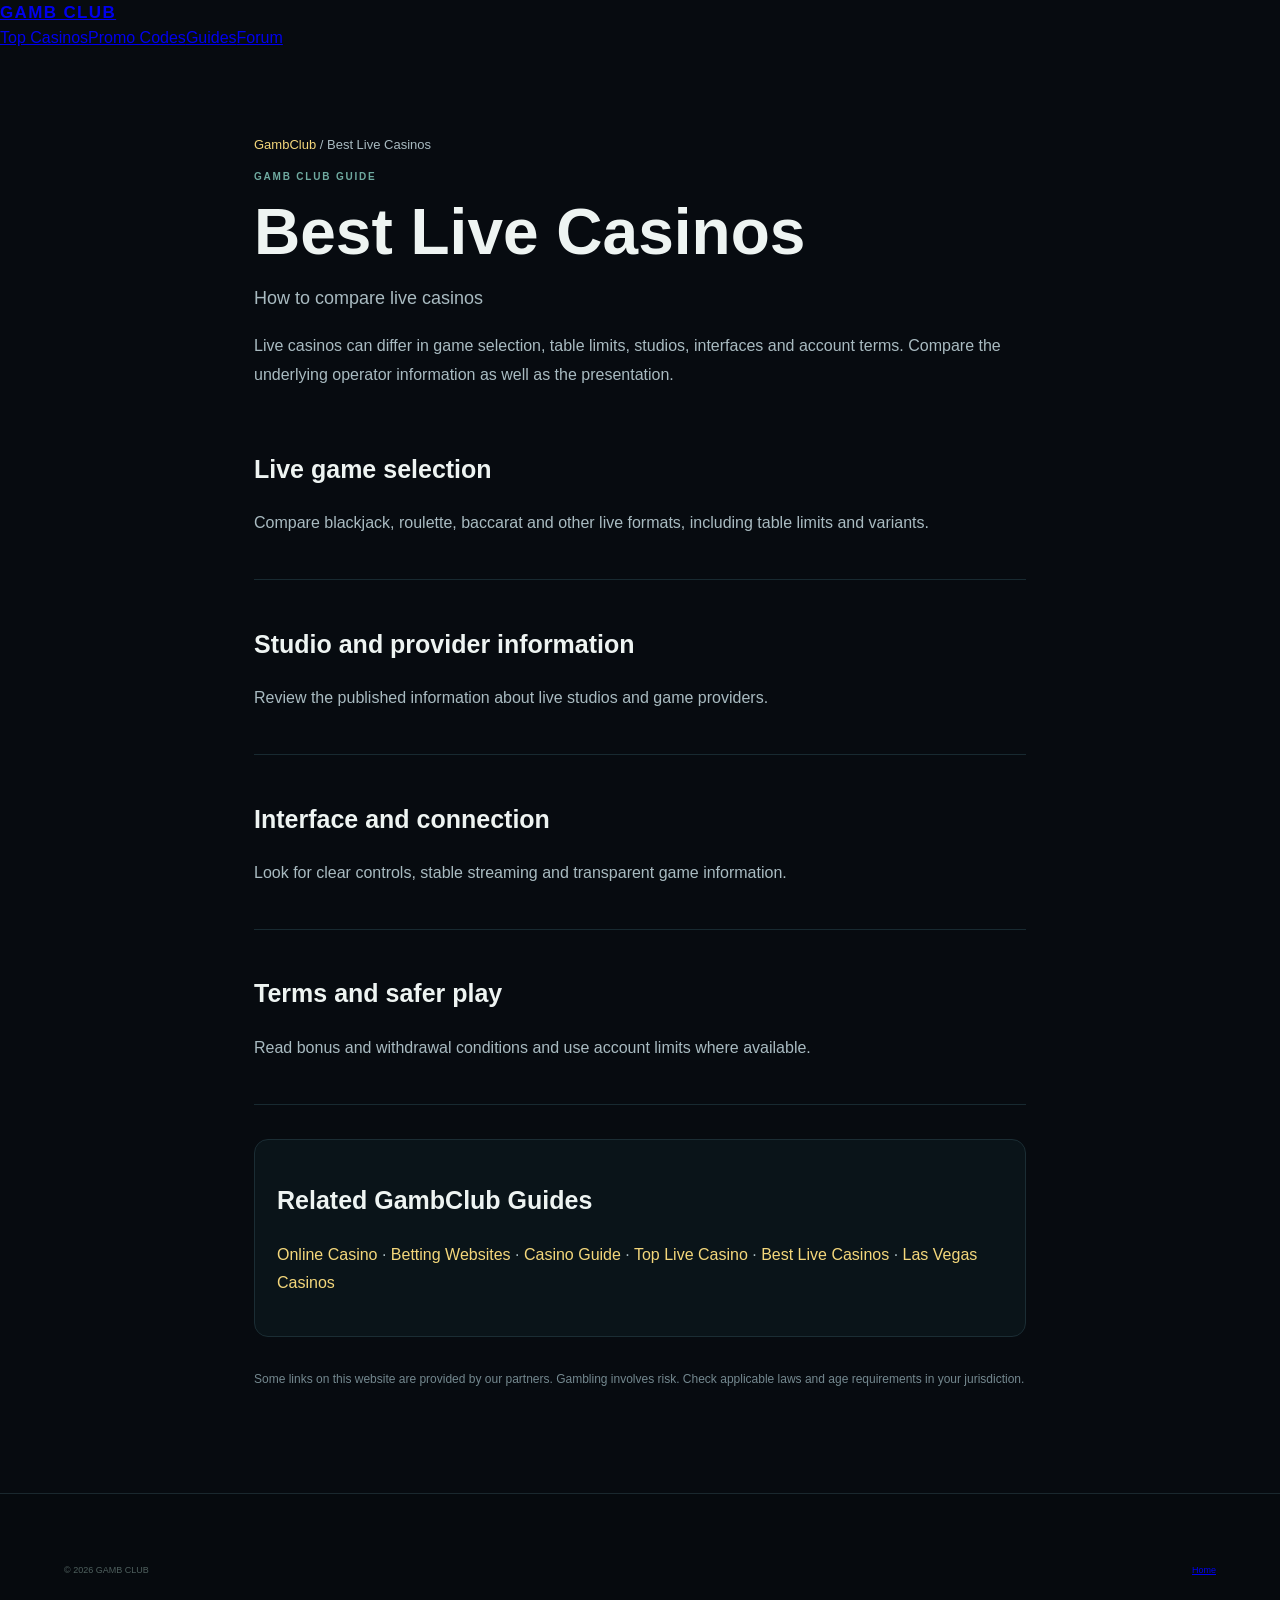
<file: best-live-casinos.html>
<!doctype html>
<html lang="en">
<head>
<meta charset="utf-8">
<meta name="viewport" content="width=device-width,initial-scale=1">
<title>Best Live Casinos | Live Dealer Comparison Guide | GambClub</title>
<meta name="description" content="Live casino comparison guide covering live dealer games, game providers, table limits, streaming, payments and responsible gambling.">
<meta name="robots" content="index,follow,max-image-preview:large">
<link rel="canonical" href="https://gambclub.com/best-live-casinos/">
<meta property="og:title" content="Best Live Casinos | Live Dealer Comparison Guide | GambClub">
<meta property="og:description" content="Live casino comparison guide covering live dealer games, game providers, table limits, streaming, payments and responsible gambling.">
<meta property="og:type" content="article">
<meta property="og:url" content="https://gambclub.com/best-live-casinos/">
<link rel="stylesheet" href="../style.css">
<style>
.guide-page{max-width:900px;margin:0 auto;padding:70px 5% 90px}
.guide-page h1{font-size:clamp(36px,6vw,64px);line-height:1.02;margin:14px 0}
.guide-page .lead{font-size:18px;line-height:1.7;color:#a9bbc1;max-width:760px}
.guide-page section{padding:25px 0;border-bottom:1px solid #182a31}
.guide-page h2{font-size:25px}
.guide-page p{line-height:1.8;color:#a9bbc1}
.breadcrumb{font-size:13px;color:#738890}
.breadcrumb a,.related a{color:#f4d77b;text-decoration:none}
.related{margin-top:34px;padding:22px;border:1px solid #1b2d34;border-radius:14px;background:#0a1419}
</style>
</head>
<body>
<header class="site-header">
  <div class="brand"><a href="../">GAMB CLUB</a></div>
  <nav><a href="../#top-casinos">Top Casinos</a><a href="../#promo-codes">Promo Codes</a><a href="../#guides">Guides</a><a href="../#forum">Forum</a></nav>
</header>
<main class="guide-page">
  <p class="breadcrumb"><a href="../">GambClub</a> / Best Live Casinos</p>
  <div class="eyebrow">GAMB CLUB GUIDE</div>
  <h1>Best Live Casinos</h1>
  <p class="lead">How to compare live casinos</p>
  <p>Live casinos can differ in game selection, table limits, studios, interfaces and account terms. Compare the underlying operator information as well as the presentation.</p>
  <section><h2>Live game selection</h2><p>Compare blackjack, roulette, baccarat and other live formats, including table limits and variants.</p></section><section><h2>Studio and provider information</h2><p>Review the published information about live studios and game providers.</p></section><section><h2>Interface and connection</h2><p>Look for clear controls, stable streaming and transparent game information.</p></section><section><h2>Terms and safer play</h2><p>Read bonus and withdrawal conditions and use account limits where available.</p></section>
  <div class="related">
    <h2>Related GambClub Guides</h2>
    <p>
      <a href="../online-casino/">Online Casino</a> ·
      <a href="../betting-websites/">Betting Websites</a> ·
      <a href="../best-casinos/">Casino Guide</a> ·
      <a href="../top-live-casino/">Top Live Casino</a> ·
      <a href="../best-live-casinos/">Best Live Casinos</a> ·
      <a href="../las-vegas-casinos/">Las Vegas Casinos</a>
    </p>
  </div>
  <p style="margin-top:32px;font-size:12px;color:#74888f">Some links on this website are provided by our partners. Gambling involves risk. Check applicable laws and age requirements in your jurisdiction.</p>
</main>
<footer><div class="footer-bottom"><span>© 2026 GAMB CLUB</span><a href="../">Home</a></div></footer>
</body>
</html>
</file>
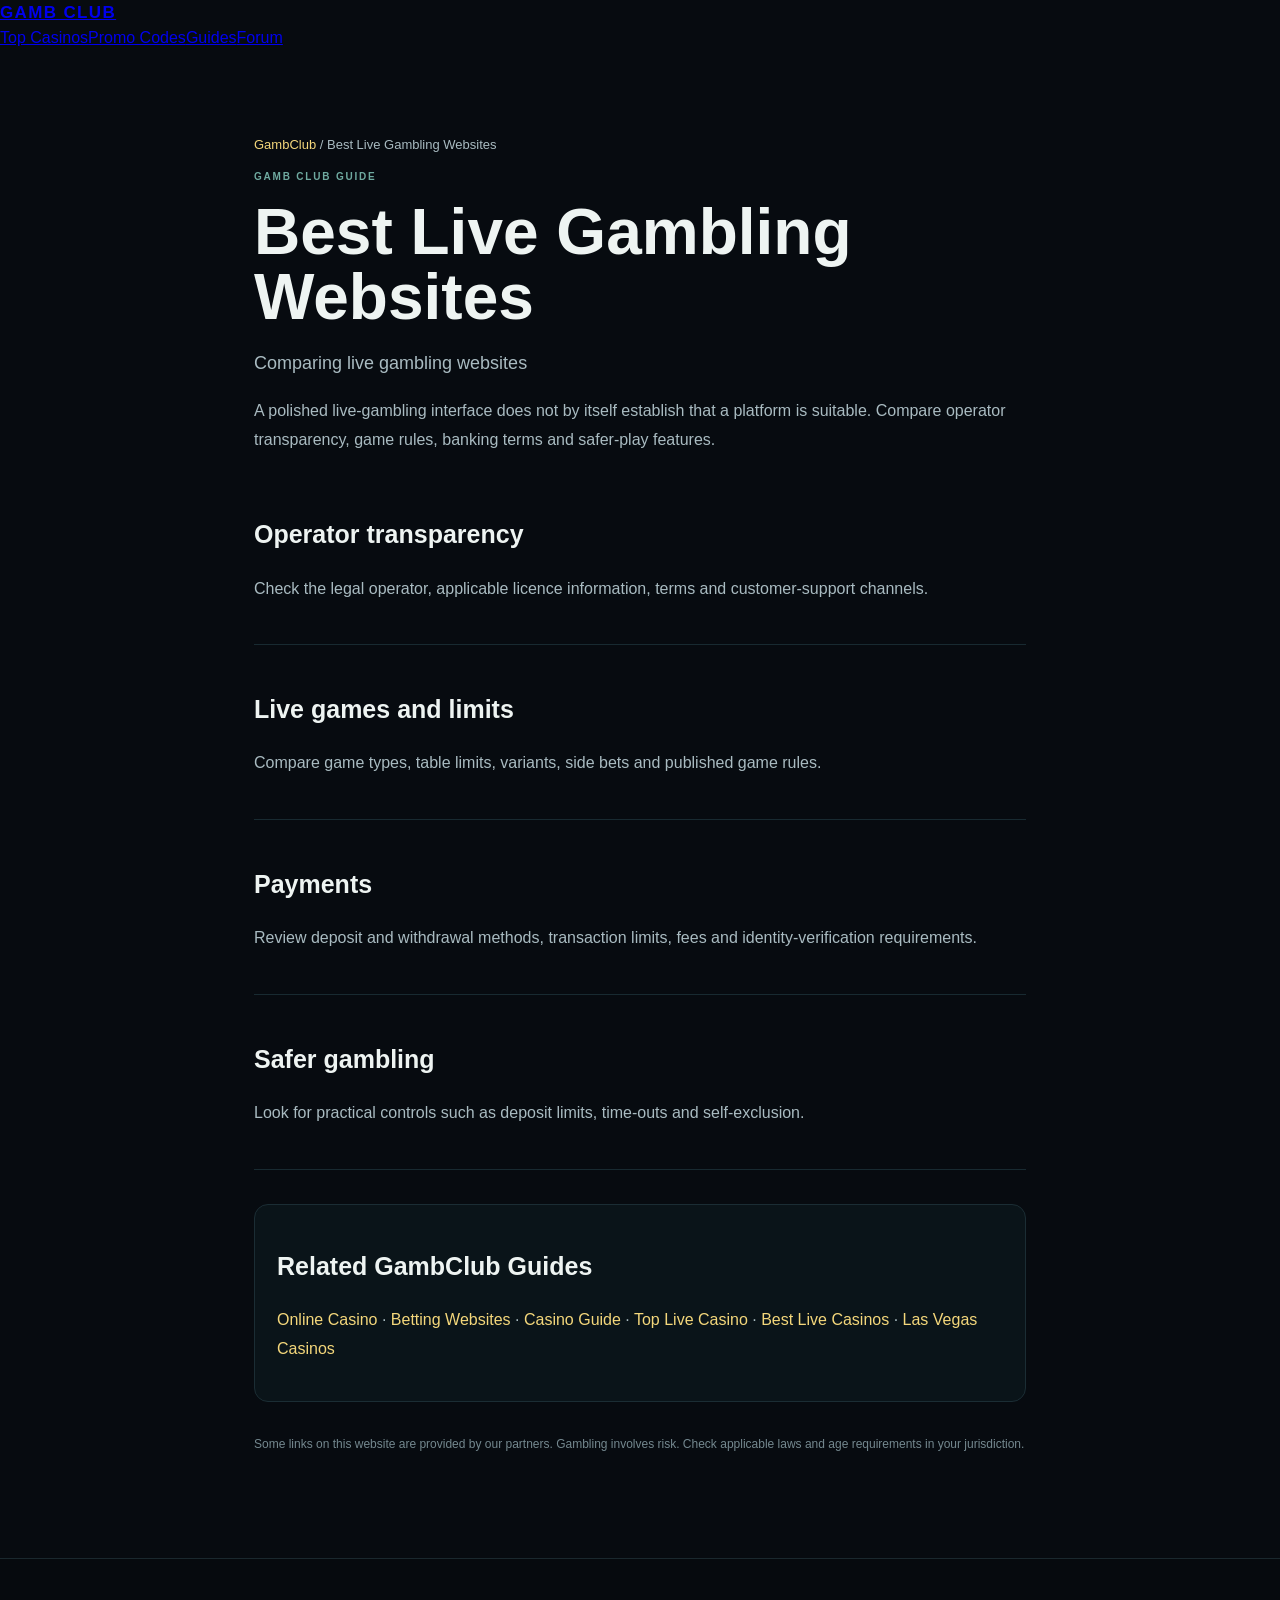
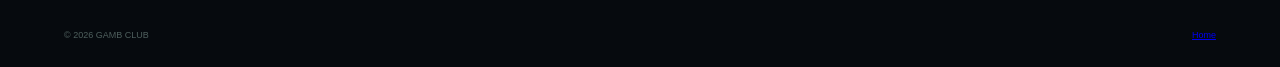
<file: best-live-gambling-websites.html>
<!doctype html>
<html lang="en">
<head>
<meta charset="utf-8">
<meta name="viewport" content="width=device-width,initial-scale=1">
<title>Best Live Gambling Websites | Live Casino Guide | GambClub</title>
<meta name="description" content="Guide to comparing live gambling websites by operator transparency, live games, table limits, payments, technology and safer-play tools.">
<meta name="robots" content="index,follow,max-image-preview:large">
<link rel="canonical" href="https://gambclub.com/best-live-gambling-websites/">
<meta property="og:title" content="Best Live Gambling Websites | Live Casino Guide | GambClub">
<meta property="og:description" content="Guide to comparing live gambling websites by operator transparency, live games, table limits, payments, technology and safer-play tools.">
<meta property="og:type" content="article">
<meta property="og:url" content="https://gambclub.com/best-live-gambling-websites/">
<link rel="stylesheet" href="../style.css">
<style>
.guide-page{max-width:900px;margin:0 auto;padding:70px 5% 90px}
.guide-page h1{font-size:clamp(36px,6vw,64px);line-height:1.02;margin:14px 0}
.guide-page .lead{font-size:18px;line-height:1.7;color:#a9bbc1;max-width:760px}
.guide-page section{padding:25px 0;border-bottom:1px solid #182a31}
.guide-page h2{font-size:25px}
.guide-page p{line-height:1.8;color:#a9bbc1}
.breadcrumb{font-size:13px;color:#738890}
.breadcrumb a,.related a{color:#f4d77b;text-decoration:none}
.related{margin-top:34px;padding:22px;border:1px solid #1b2d34;border-radius:14px;background:#0a1419}
</style>
</head>
<body>
<header class="site-header">
  <div class="brand"><a href="../">GAMB CLUB</a></div>
  <nav><a href="../#top-casinos">Top Casinos</a><a href="../#promo-codes">Promo Codes</a><a href="../#guides">Guides</a><a href="../#forum">Forum</a></nav>
</header>
<main class="guide-page">
  <p class="breadcrumb"><a href="../">GambClub</a> / Best Live Gambling Websites</p>
  <div class="eyebrow">GAMB CLUB GUIDE</div>
  <h1>Best Live Gambling Websites</h1>
  <p class="lead">Comparing live gambling websites</p>
  <p>A polished live-gambling interface does not by itself establish that a platform is suitable. Compare operator transparency, game rules, banking terms and safer-play features.</p>
  <section><h2>Operator transparency</h2><p>Check the legal operator, applicable licence information, terms and customer-support channels.</p></section><section><h2>Live games and limits</h2><p>Compare game types, table limits, variants, side bets and published game rules.</p></section><section><h2>Payments</h2><p>Review deposit and withdrawal methods, transaction limits, fees and identity-verification requirements.</p></section><section><h2>Safer gambling</h2><p>Look for practical controls such as deposit limits, time-outs and self-exclusion.</p></section>
  <div class="related">
    <h2>Related GambClub Guides</h2>
    <p>
      <a href="../online-casino/">Online Casino</a> ·
      <a href="../betting-websites/">Betting Websites</a> ·
      <a href="../best-casinos/">Casino Guide</a> ·
      <a href="../top-live-casino/">Top Live Casino</a> ·
      <a href="../best-live-casinos/">Best Live Casinos</a> ·
      <a href="../las-vegas-casinos/">Las Vegas Casinos</a>
    </p>
  </div>
  <p style="margin-top:32px;font-size:12px;color:#74888f">Some links on this website are provided by our partners. Gambling involves risk. Check applicable laws and age requirements in your jurisdiction.</p>
</main>
<footer><div class="footer-bottom"><span>© 2026 GAMB CLUB</span><a href="../">Home</a></div></footer>
</body>
</html>
</file>
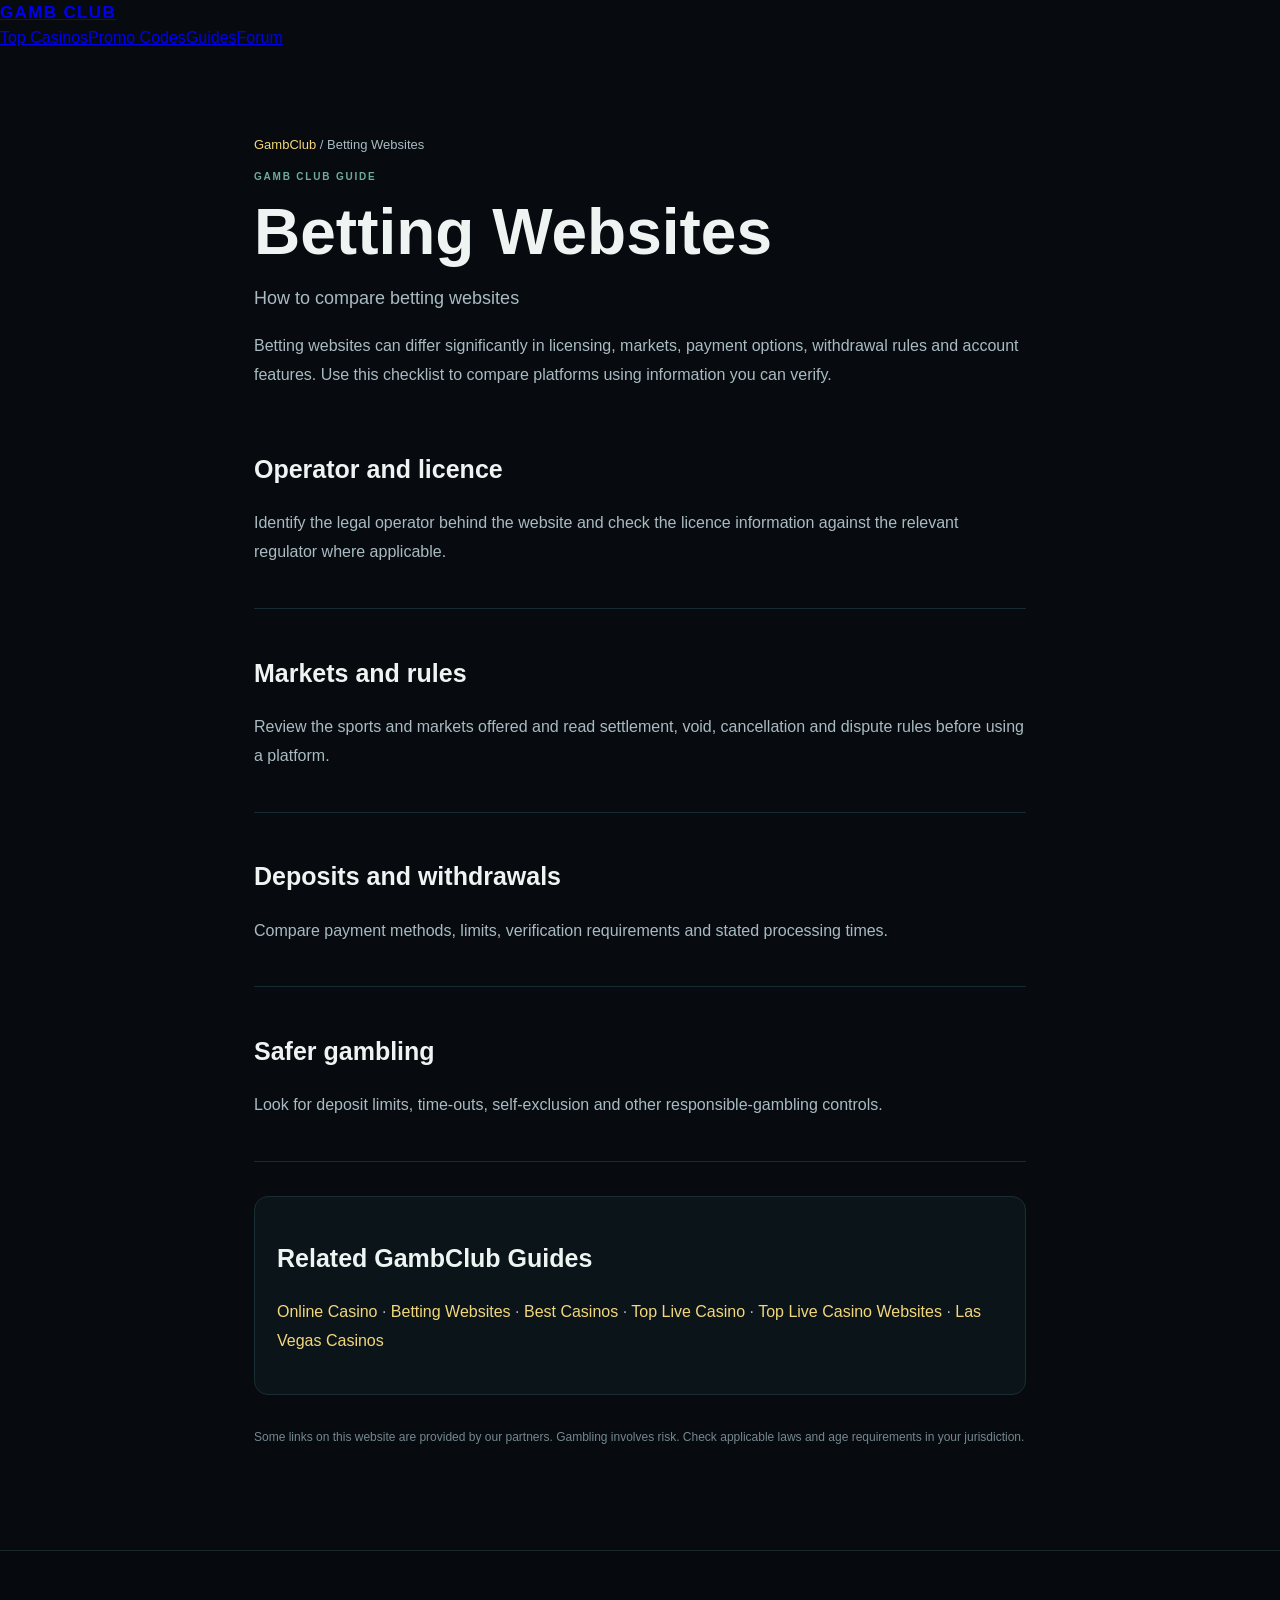
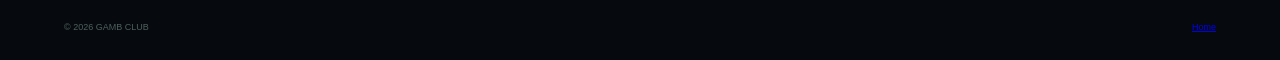
<file: betting-websites.html>
<!doctype html>
<html lang="en">
<head>
<meta charset="utf-8">
<meta name="viewport" content="width=device-width,initial-scale=1">
<title>Betting Websites Guide | Compare Features & Safety | GambClub</title>
<meta name="description" content="Guide to comparing betting websites, including licensing, payment methods, markets, withdrawal terms, account rules and responsible gambling tools.">
<meta name="robots" content="index,follow,max-image-preview:large">
<link rel="canonical" href="https://gambclub.com/betting-websites/">
<meta property="og:title" content="Betting Websites Guide | Compare Features & Safety | GambClub">
<meta property="og:description" content="Guide to comparing betting websites, including licensing, payment methods, markets, withdrawal terms, account rules and responsible gambling tools.">
<meta property="og:type" content="article">
<meta property="og:url" content="https://gambclub.com/betting-websites/">
<link rel="stylesheet" href="../style.css">
<style>
.guide-page{max-width:900px;margin:0 auto;padding:70px 5% 90px}
.guide-page h1{font-size:clamp(36px,6vw,64px);line-height:1.02;margin:14px 0}
.guide-page .lead{font-size:18px;line-height:1.7;color:#a9bbc1;max-width:760px}
.guide-page section{padding:25px 0;border-bottom:1px solid #182a31}
.guide-page h2{font-size:25px}
.guide-page p{line-height:1.8;color:#a9bbc1}
.breadcrumb{font-size:13px;color:#738890}
.breadcrumb a,.related a{color:#f4d77b;text-decoration:none}
.related{margin-top:34px;padding:22px;border:1px solid #1b2d34;border-radius:14px;background:#0a1419}
</style>
</head>
<body>
<header class="site-header">
  <div class="brand"><a href="../">GAMB CLUB</a></div>
  <nav><a href="../#top-casinos">Top Casinos</a><a href="../#promo-codes">Promo Codes</a><a href="../#guides">Guides</a><a href="../#forum">Forum</a></nav>
</header>
<main class="guide-page">
  <p class="breadcrumb"><a href="../">GambClub</a> / Betting Websites</p>
  <div class="eyebrow">GAMB CLUB GUIDE</div>
  <h1>Betting Websites</h1>
  <p class="lead">How to compare betting websites</p>
  <p>Betting websites can differ significantly in licensing, markets, payment options, withdrawal rules and account features. Use this checklist to compare platforms using information you can verify.</p>
  <section><h2>Operator and licence</h2><p>Identify the legal operator behind the website and check the licence information against the relevant regulator where applicable.</p></section><section><h2>Markets and rules</h2><p>Review the sports and markets offered and read settlement, void, cancellation and dispute rules before using a platform.</p></section><section><h2>Deposits and withdrawals</h2><p>Compare payment methods, limits, verification requirements and stated processing times.</p></section><section><h2>Safer gambling</h2><p>Look for deposit limits, time-outs, self-exclusion and other responsible-gambling controls.</p></section>
  
      <div class="related">
        <h2>Related GambClub Guides</h2>
        <p><a href="../online-casino/">Online Casino</a> ·
        <a href="../betting-websites/">Betting Websites</a> ·
        <a href="../best-casinos/">Best Casinos</a> ·
        <a href="../top-live-casino/">Top Live Casino</a> ·
        <a href="../top-live-casino-websites/">Top Live Casino Websites</a> ·
        <a href="../las-vegas-casinos/">Las Vegas Casinos</a></p>
      </div>
    
  <p style="margin-top:32px;font-size:12px;color:#74888f">Some links on this website are provided by our partners. Gambling involves risk. Check applicable laws and age requirements in your jurisdiction.</p>
</main>
<footer><div class="footer-bottom"><span>© 2026 GAMB CLUB</span><a href="../">Home</a></div></footer>
</body>
</html>
</file>
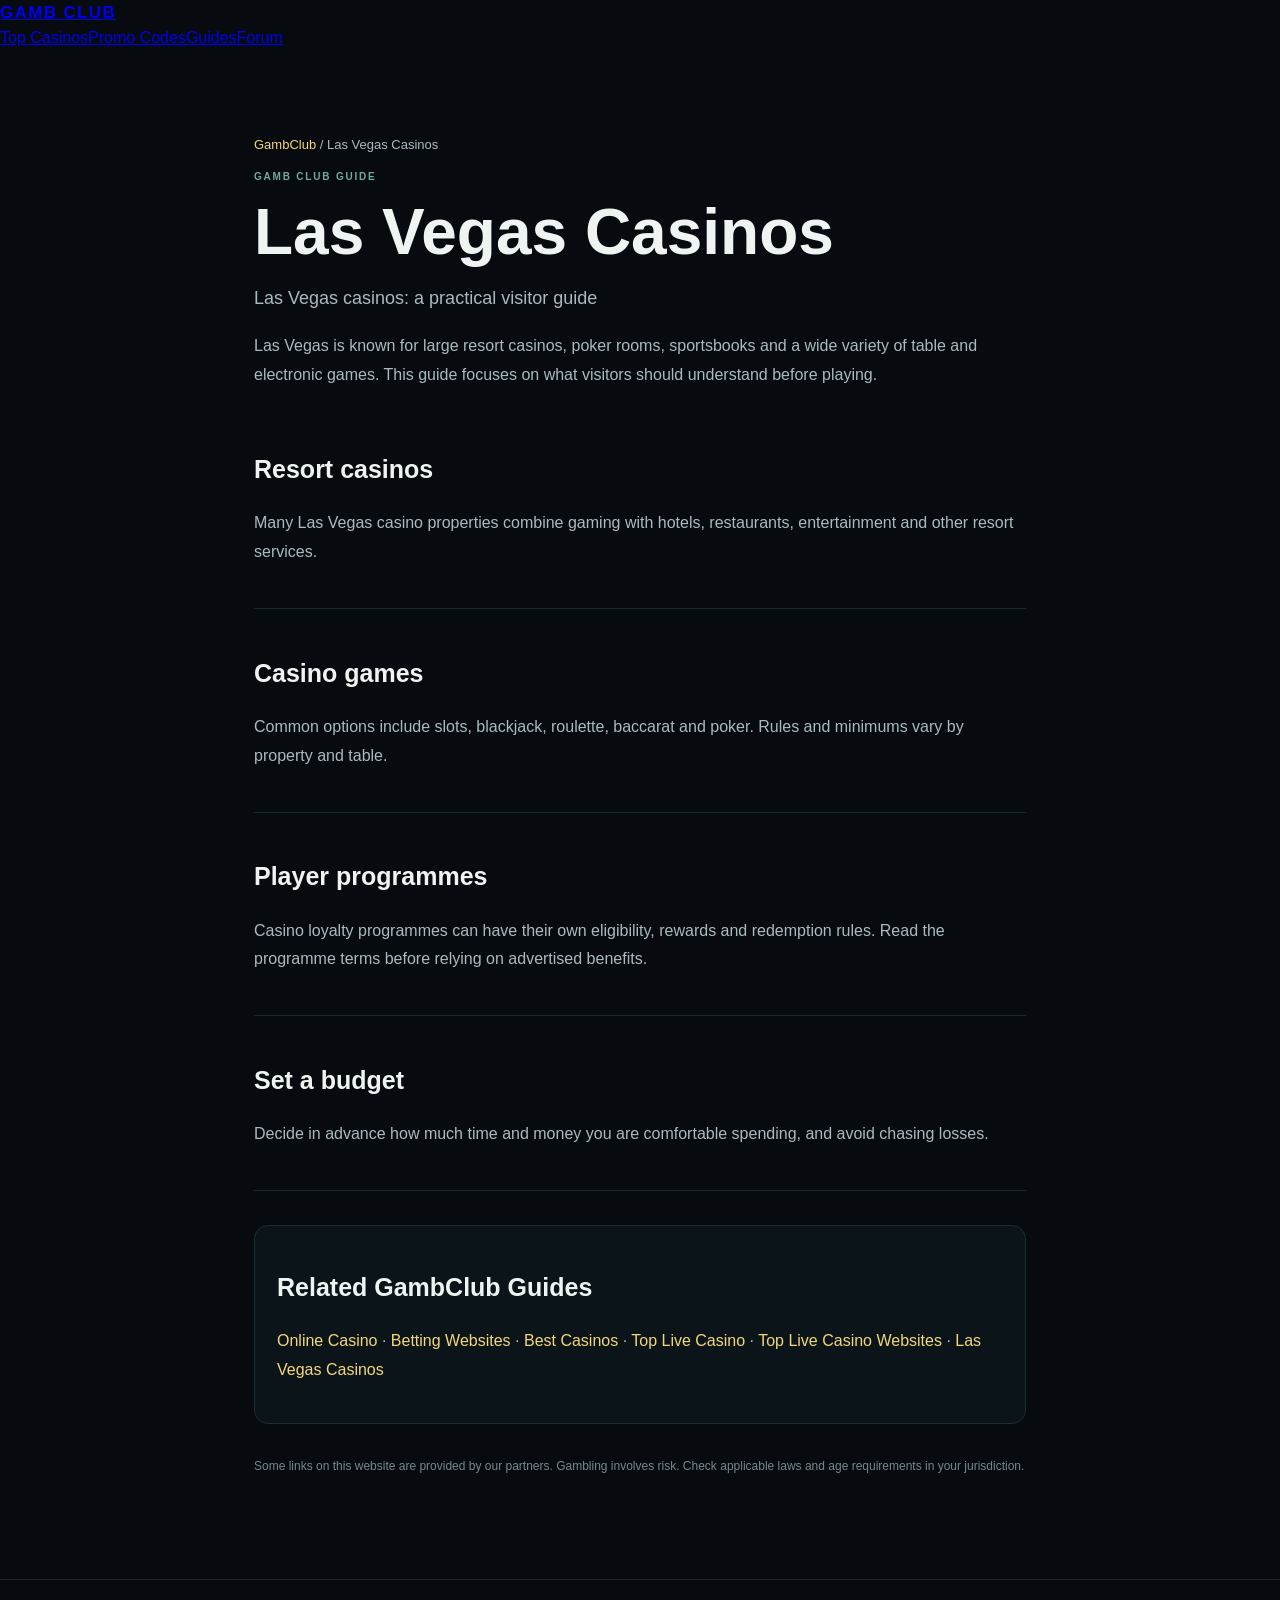
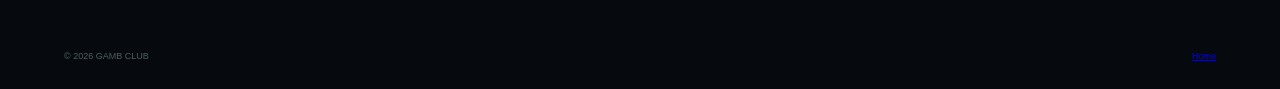
<file: las-vegas-casinos.html>
<!doctype html>
<html lang="en">
<head>
<meta charset="utf-8">
<meta name="viewport" content="width=device-width,initial-scale=1">
<title>Las Vegas Casinos Guide | Resorts, Games & Planning | GambClub</title>
<meta name="description" content="Las Vegas casinos guide covering resort casino basics, table games, slots, poker, player accounts, budgeting and responsible gambling.">
<meta name="robots" content="index,follow,max-image-preview:large">
<link rel="canonical" href="https://gambclub.com/las-vegas-casinos/">
<meta property="og:title" content="Las Vegas Casinos Guide | Resorts, Games & Planning | GambClub">
<meta property="og:description" content="Las Vegas casinos guide covering resort casino basics, table games, slots, poker, player accounts, budgeting and responsible gambling.">
<meta property="og:type" content="article">
<meta property="og:url" content="https://gambclub.com/las-vegas-casinos/">
<link rel="stylesheet" href="../style.css">
<style>
.guide-page{max-width:900px;margin:0 auto;padding:70px 5% 90px}
.guide-page h1{font-size:clamp(36px,6vw,64px);line-height:1.02;margin:14px 0}
.guide-page .lead{font-size:18px;line-height:1.7;color:#a9bbc1;max-width:760px}
.guide-page section{padding:25px 0;border-bottom:1px solid #182a31}
.guide-page h2{font-size:25px}
.guide-page p{line-height:1.8;color:#a9bbc1}
.breadcrumb{font-size:13px;color:#738890}
.breadcrumb a,.related a{color:#f4d77b;text-decoration:none}
.related{margin-top:34px;padding:22px;border:1px solid #1b2d34;border-radius:14px;background:#0a1419}
</style>
</head>
<body>
<header class="site-header">
  <div class="brand"><a href="../">GAMB CLUB</a></div>
  <nav><a href="../#top-casinos">Top Casinos</a><a href="../#promo-codes">Promo Codes</a><a href="../#guides">Guides</a><a href="../#forum">Forum</a></nav>
</header>
<main class="guide-page">
  <p class="breadcrumb"><a href="../">GambClub</a> / Las Vegas Casinos</p>
  <div class="eyebrow">GAMB CLUB GUIDE</div>
  <h1>Las Vegas Casinos</h1>
  <p class="lead">Las Vegas casinos: a practical visitor guide</p>
  <p>Las Vegas is known for large resort casinos, poker rooms, sportsbooks and a wide variety of table and electronic games. This guide focuses on what visitors should understand before playing.</p>
  <section><h2>Resort casinos</h2><p>Many Las Vegas casino properties combine gaming with hotels, restaurants, entertainment and other resort services.</p></section><section><h2>Casino games</h2><p>Common options include slots, blackjack, roulette, baccarat and poker. Rules and minimums vary by property and table.</p></section><section><h2>Player programmes</h2><p>Casino loyalty programmes can have their own eligibility, rewards and redemption rules. Read the programme terms before relying on advertised benefits.</p></section><section><h2>Set a budget</h2><p>Decide in advance how much time and money you are comfortable spending, and avoid chasing losses.</p></section>
  
      <div class="related">
        <h2>Related GambClub Guides</h2>
        <p><a href="../online-casino/">Online Casino</a> ·
        <a href="../betting-websites/">Betting Websites</a> ·
        <a href="../best-casinos/">Best Casinos</a> ·
        <a href="../top-live-casino/">Top Live Casino</a> ·
        <a href="../top-live-casino-websites/">Top Live Casino Websites</a> ·
        <a href="../las-vegas-casinos/">Las Vegas Casinos</a></p>
      </div>
    
  <p style="margin-top:32px;font-size:12px;color:#74888f">Some links on this website are provided by our partners. Gambling involves risk. Check applicable laws and age requirements in your jurisdiction.</p>
</main>
<footer><div class="footer-bottom"><span>© 2026 GAMB CLUB</span><a href="../">Home</a></div></footer>
</body>
</html>
</file>
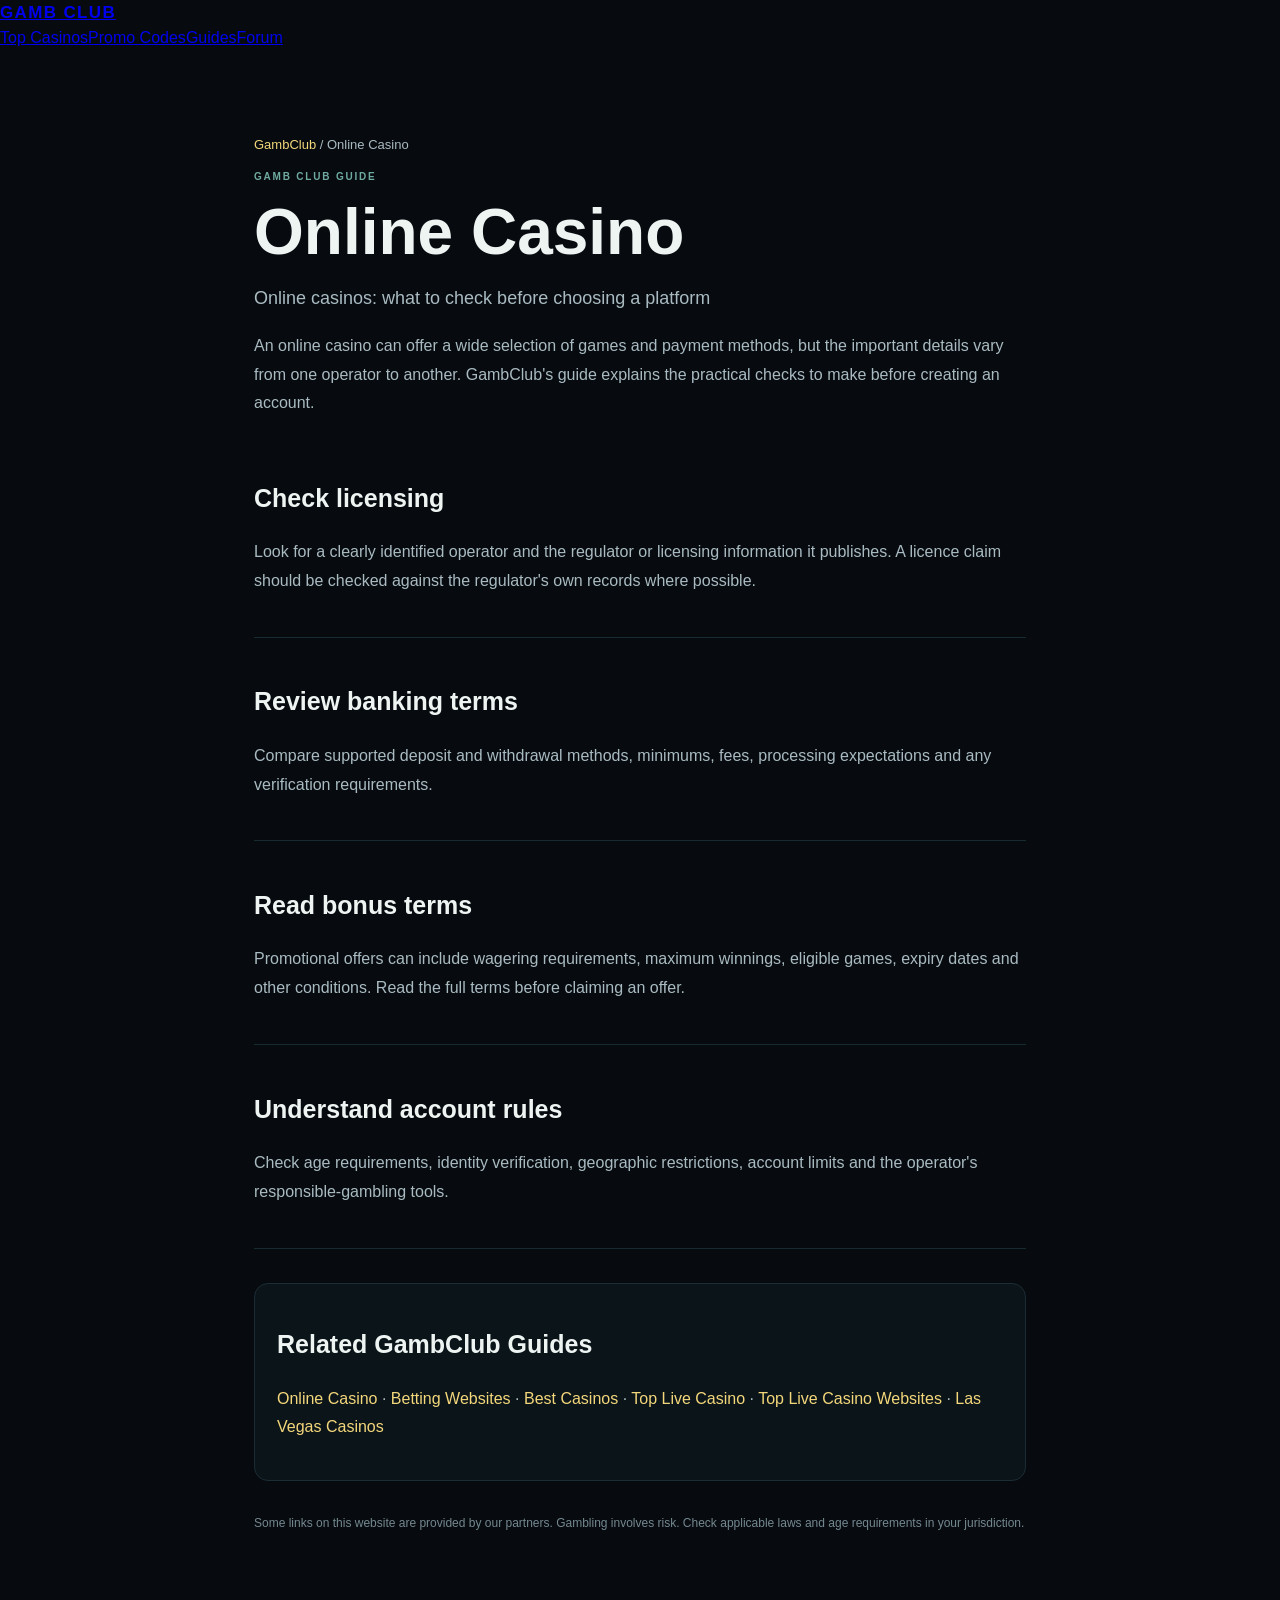
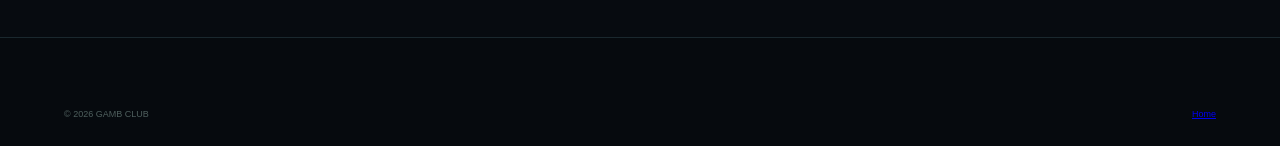
<file: online-casino.html>
<!doctype html>
<html lang="en">
<head>
<meta charset="utf-8">
<meta name="viewport" content="width=device-width,initial-scale=1">
<title>Online Casino Guide | Reviews, Safety & Banking | GambClub</title>
<meta name="description" content="Online casino guide covering how to compare casino platforms, bonuses, banking options, licensing information and safer-play considerations.">
<meta name="robots" content="index,follow,max-image-preview:large">
<link rel="canonical" href="https://gambclub.com/online-casino/">
<meta property="og:title" content="Online Casino Guide | Reviews, Safety & Banking | GambClub">
<meta property="og:description" content="Online casino guide covering how to compare casino platforms, bonuses, banking options, licensing information and safer-play considerations.">
<meta property="og:type" content="article">
<meta property="og:url" content="https://gambclub.com/online-casino/">
<link rel="stylesheet" href="../style.css">
<style>
.guide-page{max-width:900px;margin:0 auto;padding:70px 5% 90px}
.guide-page h1{font-size:clamp(36px,6vw,64px);line-height:1.02;margin:14px 0}
.guide-page .lead{font-size:18px;line-height:1.7;color:#a9bbc1;max-width:760px}
.guide-page section{padding:25px 0;border-bottom:1px solid #182a31}
.guide-page h2{font-size:25px}
.guide-page p{line-height:1.8;color:#a9bbc1}
.breadcrumb{font-size:13px;color:#738890}
.breadcrumb a,.related a{color:#f4d77b;text-decoration:none}
.related{margin-top:34px;padding:22px;border:1px solid #1b2d34;border-radius:14px;background:#0a1419}
</style>
</head>
<body>
<header class="site-header">
  <div class="brand"><a href="../">GAMB CLUB</a></div>
  <nav><a href="../#top-casinos">Top Casinos</a><a href="../#promo-codes">Promo Codes</a><a href="../#guides">Guides</a><a href="../#forum">Forum</a></nav>
</header>
<main class="guide-page">
  <p class="breadcrumb"><a href="../">GambClub</a> / Online Casino</p>
  <div class="eyebrow">GAMB CLUB GUIDE</div>
  <h1>Online Casino</h1>
  <p class="lead">Online casinos: what to check before choosing a platform</p>
  <p>An online casino can offer a wide selection of games and payment methods, but the important details vary from one operator to another. GambClub's guide explains the practical checks to make before creating an account.</p>
  <section><h2>Check licensing</h2><p>Look for a clearly identified operator and the regulator or licensing information it publishes. A licence claim should be checked against the regulator's own records where possible.</p></section><section><h2>Review banking terms</h2><p>Compare supported deposit and withdrawal methods, minimums, fees, processing expectations and any verification requirements.</p></section><section><h2>Read bonus terms</h2><p>Promotional offers can include wagering requirements, maximum winnings, eligible games, expiry dates and other conditions. Read the full terms before claiming an offer.</p></section><section><h2>Understand account rules</h2><p>Check age requirements, identity verification, geographic restrictions, account limits and the operator's responsible-gambling tools.</p></section>
  
      <div class="related">
        <h2>Related GambClub Guides</h2>
        <p><a href="../online-casino/">Online Casino</a> ·
        <a href="../betting-websites/">Betting Websites</a> ·
        <a href="../best-casinos/">Best Casinos</a> ·
        <a href="../top-live-casino/">Top Live Casino</a> ·
        <a href="../top-live-casino-websites/">Top Live Casino Websites</a> ·
        <a href="../las-vegas-casinos/">Las Vegas Casinos</a></p>
      </div>
    
  <p style="margin-top:32px;font-size:12px;color:#74888f">Some links on this website are provided by our partners. Gambling involves risk. Check applicable laws and age requirements in your jurisdiction.</p>
</main>
<footer><div class="footer-bottom"><span>© 2026 GAMB CLUB</span><a href="../">Home</a></div></footer>
</body>
</html>
</file>
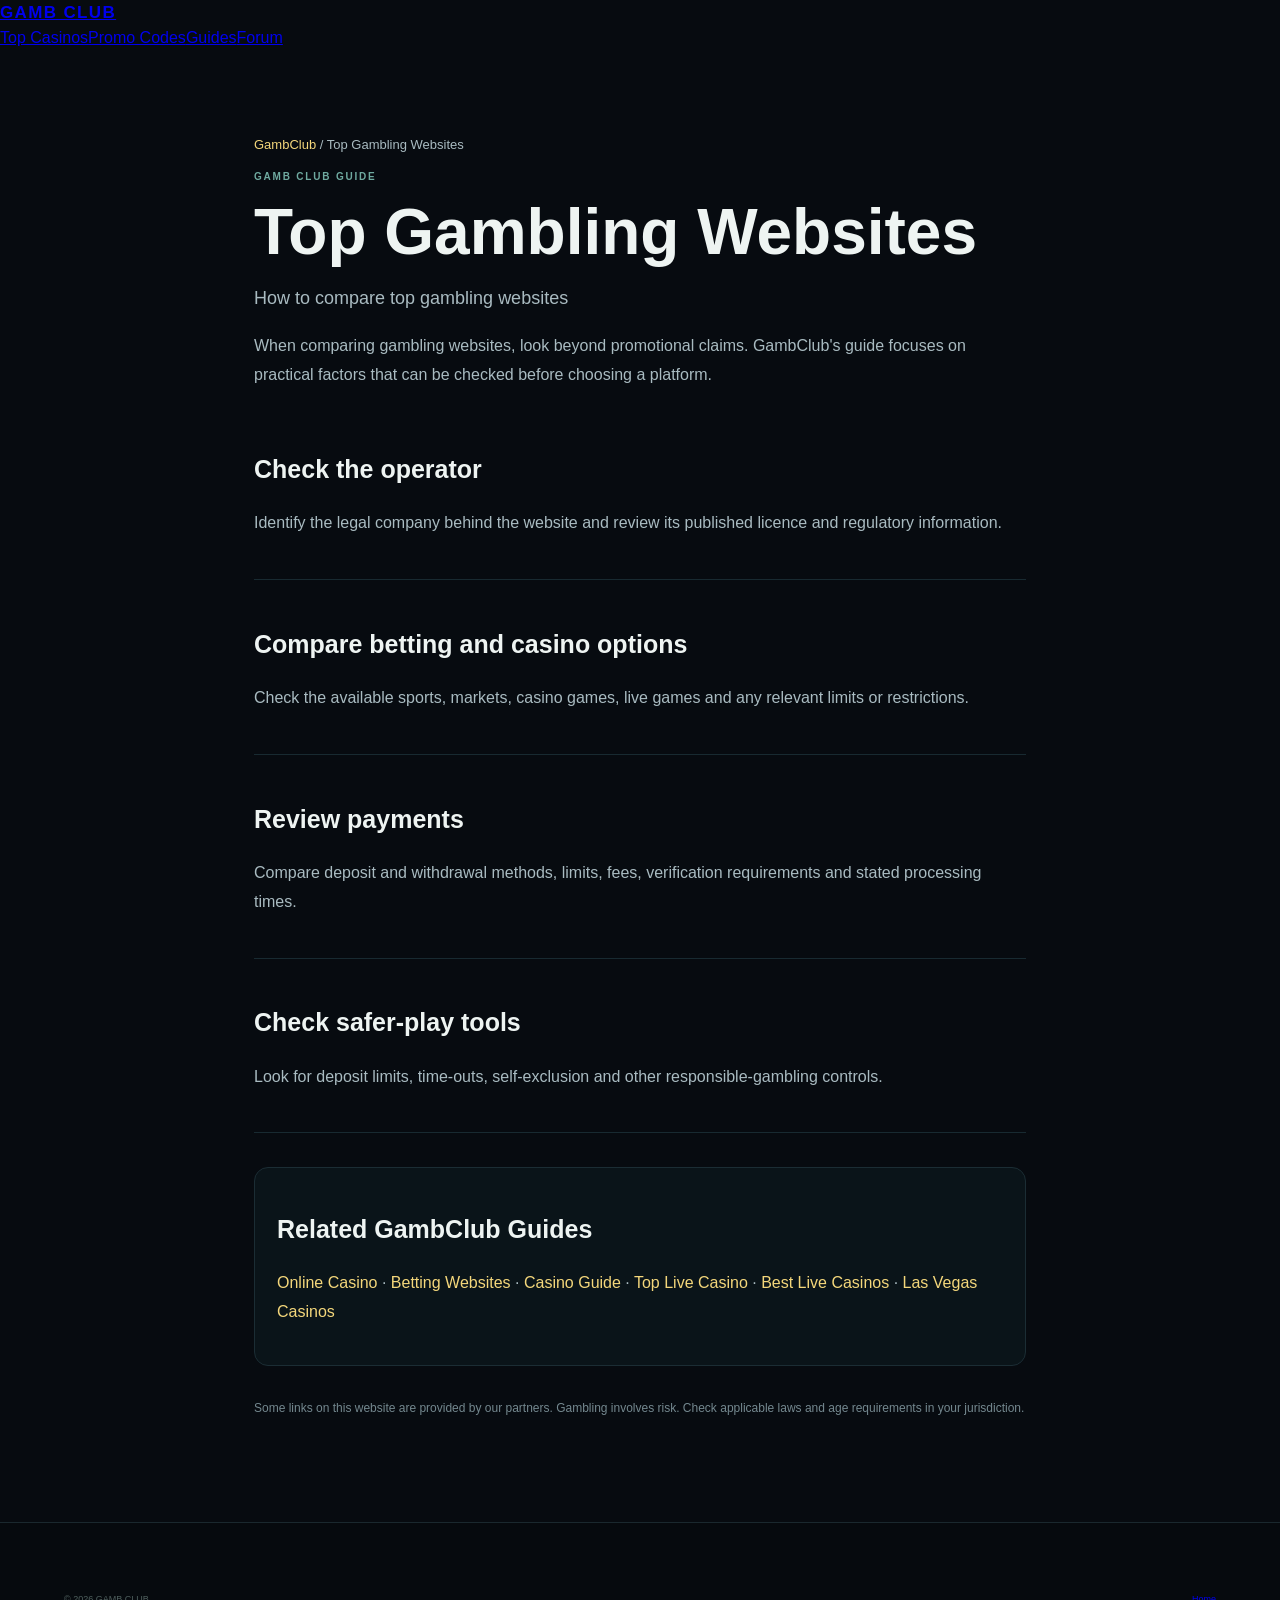
<file: top-gambling-websites.html>
<!doctype html>
<html lang="en">
<head>
<meta charset="utf-8">
<meta name="viewport" content="width=device-width,initial-scale=1">
<title>Top Gambling Websites Guide | Compare Platforms | GambClub</title>
<meta name="description" content="Guide to comparing top gambling websites by licensing, betting options, payments, account rules and responsible gambling tools.">
<meta name="robots" content="index,follow,max-image-preview:large">
<link rel="canonical" href="https://gambclub.com/top-gambling-websites/">
<meta property="og:title" content="Top Gambling Websites Guide | Compare Platforms | GambClub">
<meta property="og:description" content="Guide to comparing top gambling websites by licensing, betting options, payments, account rules and responsible gambling tools.">
<meta property="og:type" content="article">
<meta property="og:url" content="https://gambclub.com/top-gambling-websites/">
<link rel="stylesheet" href="../style.css">
<style>
.guide-page{max-width:900px;margin:0 auto;padding:70px 5% 90px}
.guide-page h1{font-size:clamp(36px,6vw,64px);line-height:1.02;margin:14px 0}
.guide-page .lead{font-size:18px;line-height:1.7;color:#a9bbc1;max-width:760px}
.guide-page section{padding:25px 0;border-bottom:1px solid #182a31}
.guide-page h2{font-size:25px}
.guide-page p{line-height:1.8;color:#a9bbc1}
.breadcrumb{font-size:13px;color:#738890}
.breadcrumb a,.related a{color:#f4d77b;text-decoration:none}
.related{margin-top:34px;padding:22px;border:1px solid #1b2d34;border-radius:14px;background:#0a1419}
</style>
</head>
<body>
<header class="site-header">
  <div class="brand"><a href="../">GAMB CLUB</a></div>
  <nav><a href="../#top-casinos">Top Casinos</a><a href="../#promo-codes">Promo Codes</a><a href="../#guides">Guides</a><a href="../#forum">Forum</a></nav>
</header>
<main class="guide-page">
  <p class="breadcrumb"><a href="../">GambClub</a> / Top Gambling Websites</p>
  <div class="eyebrow">GAMB CLUB GUIDE</div>
  <h1>Top Gambling Websites</h1>
  <p class="lead">How to compare top gambling websites</p>
  <p>When comparing gambling websites, look beyond promotional claims. GambClub's guide focuses on practical factors that can be checked before choosing a platform.</p>
  <section><h2>Check the operator</h2><p>Identify the legal company behind the website and review its published licence and regulatory information.</p></section><section><h2>Compare betting and casino options</h2><p>Check the available sports, markets, casino games, live games and any relevant limits or restrictions.</p></section><section><h2>Review payments</h2><p>Compare deposit and withdrawal methods, limits, fees, verification requirements and stated processing times.</p></section><section><h2>Check safer-play tools</h2><p>Look for deposit limits, time-outs, self-exclusion and other responsible-gambling controls.</p></section>
  <div class="related">
    <h2>Related GambClub Guides</h2>
    <p>
      <a href="../online-casino/">Online Casino</a> ·
      <a href="../betting-websites/">Betting Websites</a> ·
      <a href="../best-casinos/">Casino Guide</a> ·
      <a href="../top-live-casino/">Top Live Casino</a> ·
      <a href="../best-live-casinos/">Best Live Casinos</a> ·
      <a href="../las-vegas-casinos/">Las Vegas Casinos</a>
    </p>
  </div>
  <p style="margin-top:32px;font-size:12px;color:#74888f">Some links on this website are provided by our partners. Gambling involves risk. Check applicable laws and age requirements in your jurisdiction.</p>
</main>
<footer><div class="footer-bottom"><span>© 2026 GAMB CLUB</span><a href="../">Home</a></div></footer>
</body>
</html>
</file>
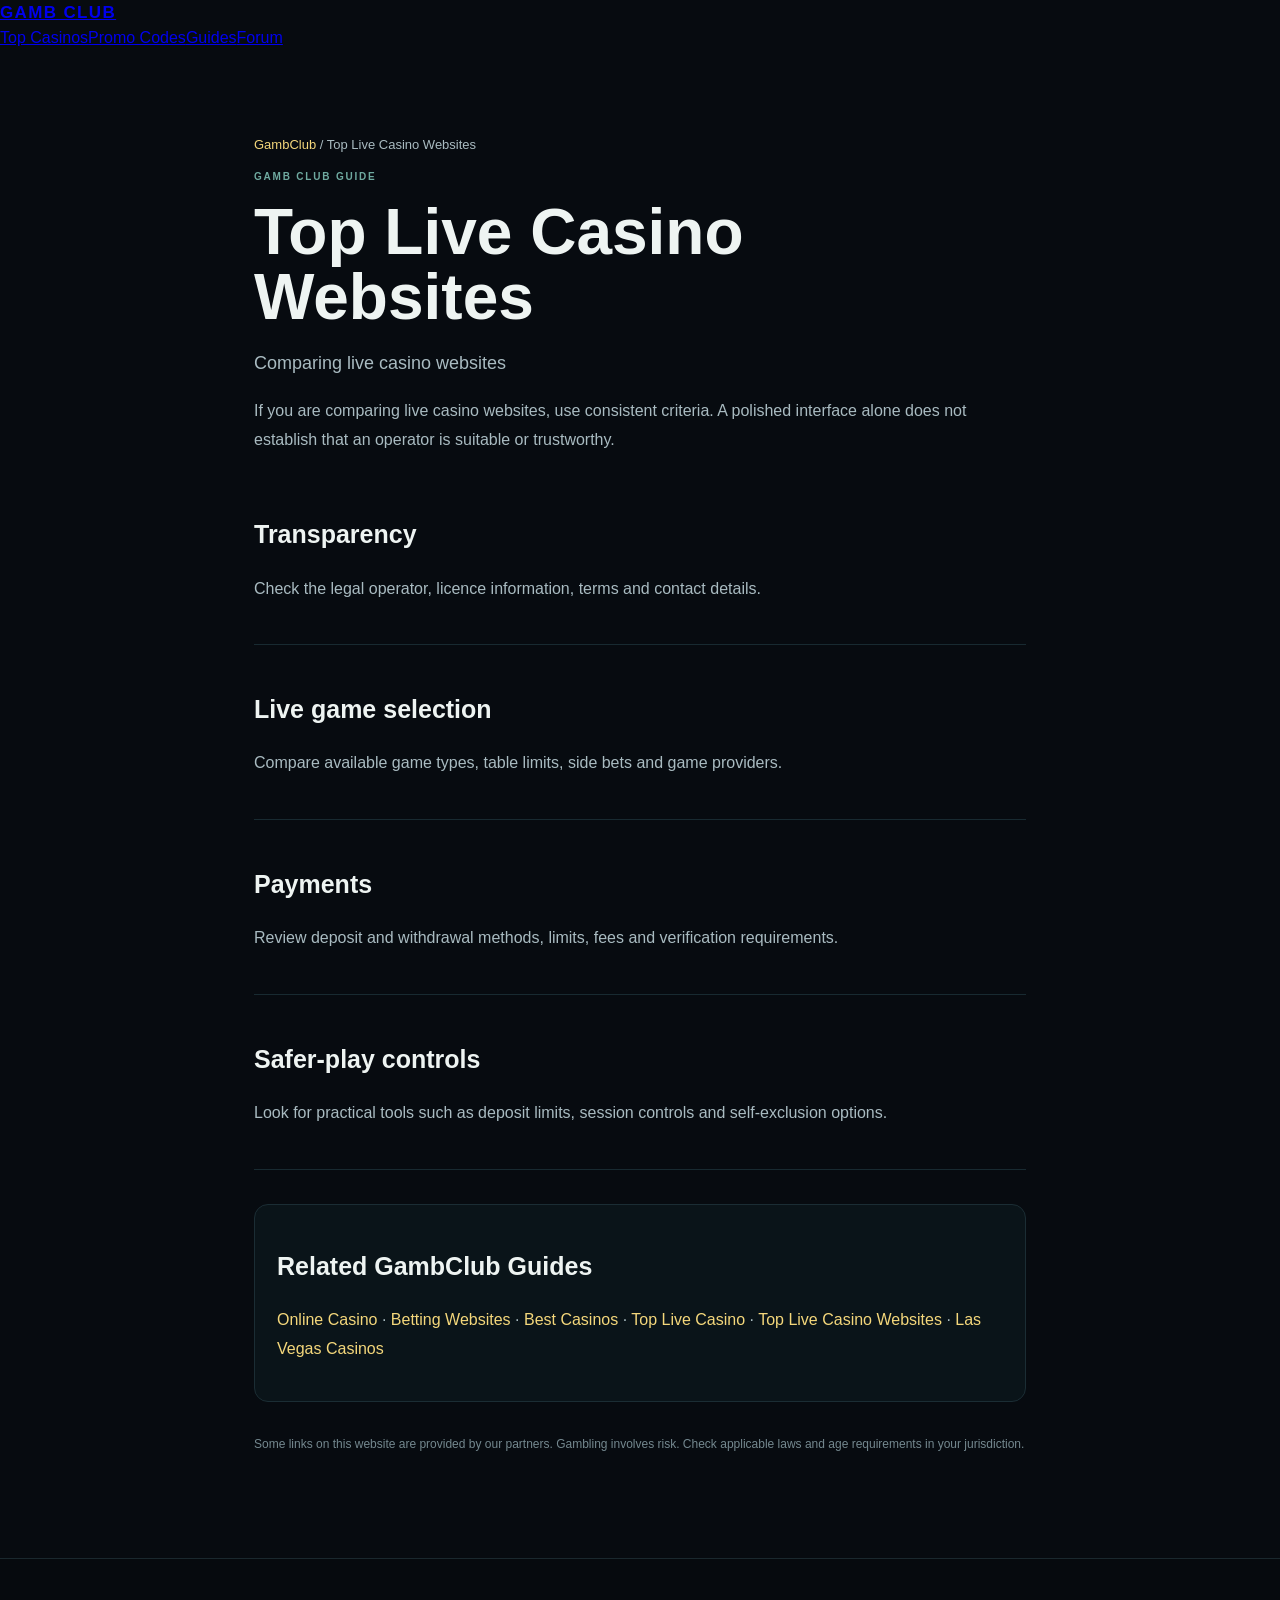
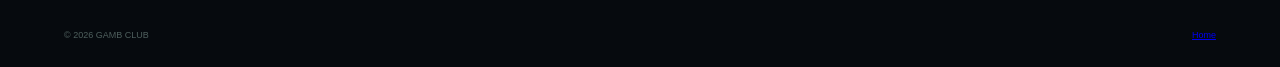
<file: top-live-casino-websites.html>
<!doctype html>
<html lang="en">
<head>
<meta charset="utf-8">
<meta name="viewport" content="width=device-width,initial-scale=1">
<title>Top Live Casino Websites | Comparison Guide | GambClub</title>
<meta name="description" content="Comparison guide for live casino websites, focusing on operator transparency, games, payment methods, table limits, technology and safer-play tools.">
<meta name="robots" content="index,follow,max-image-preview:large">
<link rel="canonical" href="https://gambclub.com/top-live-casino-websites/">
<meta property="og:title" content="Top Live Casino Websites | Comparison Guide | GambClub">
<meta property="og:description" content="Comparison guide for live casino websites, focusing on operator transparency, games, payment methods, table limits, technology and safer-play tools.">
<meta property="og:type" content="article">
<meta property="og:url" content="https://gambclub.com/top-live-casino-websites/">
<link rel="stylesheet" href="../style.css">
<style>
.guide-page{max-width:900px;margin:0 auto;padding:70px 5% 90px}
.guide-page h1{font-size:clamp(36px,6vw,64px);line-height:1.02;margin:14px 0}
.guide-page .lead{font-size:18px;line-height:1.7;color:#a9bbc1;max-width:760px}
.guide-page section{padding:25px 0;border-bottom:1px solid #182a31}
.guide-page h2{font-size:25px}
.guide-page p{line-height:1.8;color:#a9bbc1}
.breadcrumb{font-size:13px;color:#738890}
.breadcrumb a,.related a{color:#f4d77b;text-decoration:none}
.related{margin-top:34px;padding:22px;border:1px solid #1b2d34;border-radius:14px;background:#0a1419}
</style>
</head>
<body>
<header class="site-header">
  <div class="brand"><a href="../">GAMB CLUB</a></div>
  <nav><a href="../#top-casinos">Top Casinos</a><a href="../#promo-codes">Promo Codes</a><a href="../#guides">Guides</a><a href="../#forum">Forum</a></nav>
</header>
<main class="guide-page">
  <p class="breadcrumb"><a href="../">GambClub</a> / Top Live Casino Websites</p>
  <div class="eyebrow">GAMB CLUB GUIDE</div>
  <h1>Top Live Casino Websites</h1>
  <p class="lead">Comparing live casino websites</p>
  <p>If you are comparing live casino websites, use consistent criteria. A polished interface alone does not establish that an operator is suitable or trustworthy.</p>
  <section><h2>Transparency</h2><p>Check the legal operator, licence information, terms and contact details.</p></section><section><h2>Live game selection</h2><p>Compare available game types, table limits, side bets and game providers.</p></section><section><h2>Payments</h2><p>Review deposit and withdrawal methods, limits, fees and verification requirements.</p></section><section><h2>Safer-play controls</h2><p>Look for practical tools such as deposit limits, session controls and self-exclusion options.</p></section>
  
      <div class="related">
        <h2>Related GambClub Guides</h2>
        <p><a href="../online-casino/">Online Casino</a> ·
        <a href="../betting-websites/">Betting Websites</a> ·
        <a href="../best-casinos/">Best Casinos</a> ·
        <a href="../top-live-casino/">Top Live Casino</a> ·
        <a href="../top-live-casino-websites/">Top Live Casino Websites</a> ·
        <a href="../las-vegas-casinos/">Las Vegas Casinos</a></p>
      </div>
    
  <p style="margin-top:32px;font-size:12px;color:#74888f">Some links on this website are provided by our partners. Gambling involves risk. Check applicable laws and age requirements in your jurisdiction.</p>
</main>
<footer><div class="footer-bottom"><span>© 2026 GAMB CLUB</span><a href="../">Home</a></div></footer>
</body>
</html>
</file>
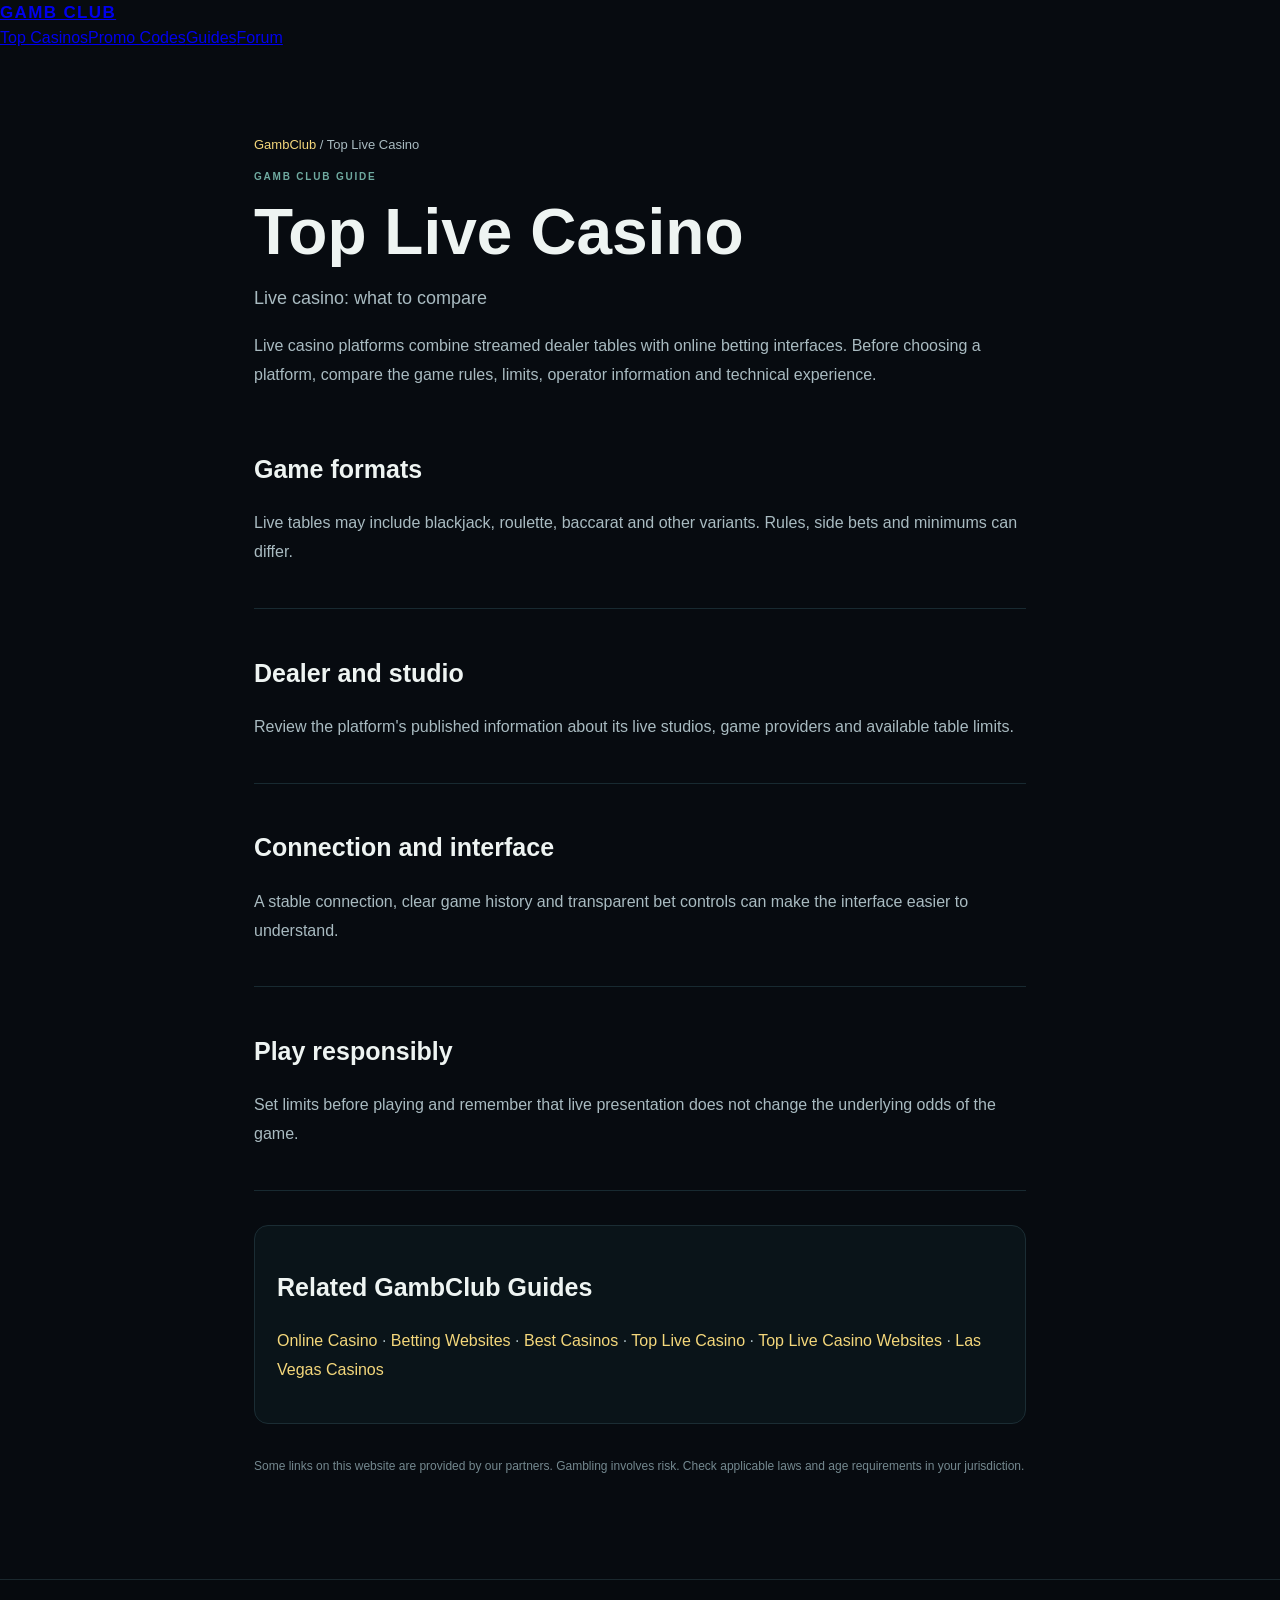
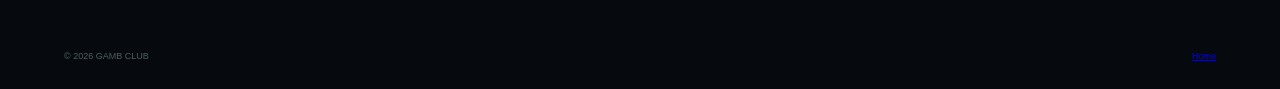
<file: top-live-casino.html>
<!doctype html>
<html lang="en">
<head>
<meta charset="utf-8">
<meta name="viewport" content="width=device-width,initial-scale=1">
<title>Top Live Casino Guide | Live Dealer Games & Features | GambClub</title>
<meta name="description" content="Live casino guide covering live dealer tables, game formats, studio features, streaming quality, rules, limits and responsible play.">
<meta name="robots" content="index,follow,max-image-preview:large">
<link rel="canonical" href="https://gambclub.com/top-live-casino/">
<meta property="og:title" content="Top Live Casino Guide | Live Dealer Games & Features | GambClub">
<meta property="og:description" content="Live casino guide covering live dealer tables, game formats, studio features, streaming quality, rules, limits and responsible play.">
<meta property="og:type" content="article">
<meta property="og:url" content="https://gambclub.com/top-live-casino/">
<link rel="stylesheet" href="../style.css">
<style>
.guide-page{max-width:900px;margin:0 auto;padding:70px 5% 90px}
.guide-page h1{font-size:clamp(36px,6vw,64px);line-height:1.02;margin:14px 0}
.guide-page .lead{font-size:18px;line-height:1.7;color:#a9bbc1;max-width:760px}
.guide-page section{padding:25px 0;border-bottom:1px solid #182a31}
.guide-page h2{font-size:25px}
.guide-page p{line-height:1.8;color:#a9bbc1}
.breadcrumb{font-size:13px;color:#738890}
.breadcrumb a,.related a{color:#f4d77b;text-decoration:none}
.related{margin-top:34px;padding:22px;border:1px solid #1b2d34;border-radius:14px;background:#0a1419}
</style>
</head>
<body>
<header class="site-header">
  <div class="brand"><a href="../">GAMB CLUB</a></div>
  <nav><a href="../#top-casinos">Top Casinos</a><a href="../#promo-codes">Promo Codes</a><a href="../#guides">Guides</a><a href="../#forum">Forum</a></nav>
</header>
<main class="guide-page">
  <p class="breadcrumb"><a href="../">GambClub</a> / Top Live Casino</p>
  <div class="eyebrow">GAMB CLUB GUIDE</div>
  <h1>Top Live Casino</h1>
  <p class="lead">Live casino: what to compare</p>
  <p>Live casino platforms combine streamed dealer tables with online betting interfaces. Before choosing a platform, compare the game rules, limits, operator information and technical experience.</p>
  <section><h2>Game formats</h2><p>Live tables may include blackjack, roulette, baccarat and other variants. Rules, side bets and minimums can differ.</p></section><section><h2>Dealer and studio</h2><p>Review the platform's published information about its live studios, game providers and available table limits.</p></section><section><h2>Connection and interface</h2><p>A stable connection, clear game history and transparent bet controls can make the interface easier to understand.</p></section><section><h2>Play responsibly</h2><p>Set limits before playing and remember that live presentation does not change the underlying odds of the game.</p></section>
  
      <div class="related">
        <h2>Related GambClub Guides</h2>
        <p><a href="../online-casino/">Online Casino</a> ·
        <a href="../betting-websites/">Betting Websites</a> ·
        <a href="../best-casinos/">Best Casinos</a> ·
        <a href="../top-live-casino/">Top Live Casino</a> ·
        <a href="../top-live-casino-websites/">Top Live Casino Websites</a> ·
        <a href="../las-vegas-casinos/">Las Vegas Casinos</a></p>
      </div>
    
  <p style="margin-top:32px;font-size:12px;color:#74888f">Some links on this website are provided by our partners. Gambling involves risk. Check applicable laws and age requirements in your jurisdiction.</p>
</main>
<footer><div class="footer-bottom"><span>© 2026 GAMB CLUB</span><a href="../">Home</a></div></footer>
</body>
</html>
</file>
<file: style.css>
*{box-sizing:border-box}html{scroll-behavior:smooth}body{margin:0;background:#070b10;color:#eef4f2;font-family:Inter,Arial,sans-serif;line-height:1.5}.noise{position:fixed;inset:0;pointer-events:none;opacity:.035;background-image:url("data:image/svg+xml,%3Csvg viewBox='0 0 180 180' xmlns='http://www.w3.org/2000/svg'%3E%3Cfilter id='n'%3E%3CfeTurbulence type='fractalNoise' baseFrequency='.9' numOctaves='3' stitchTiles='stitch'/%3E%3C/filter%3E%3Crect width='100%25' height='100%25' filter='url(%23n)'/%3E%3C/svg%3E");z-index:5}.header{height:78px;display:flex;align-items:center;justify-content:space-between;padding:0 5%;position:sticky;top:0;z-index:10;background:rgba(7,11,16,.82);backdrop-filter:blur(18px);border-bottom:1px solid #1a252b}.brand{display:flex;align-items:center;gap:10px;color:#fff;text-decoration:none;font-size:17px;font-weight:800;letter-spacing:.08em}.brand b{color:#72f0b3}.brand-mark{display:grid;place-items:center;width:33px;height:33px;border:1px solid #72f0b3;border-radius:9px;color:#72f0b3;font-size:11px;letter-spacing:-.05em}.nav{display:flex;gap:30px}.nav a,.footer-links a{color:#aab8b6;text-decoration:none;font-size:13px}.nav a:hover,.footer-links a:hover{color:#fff}.head-actions{display:flex;gap:10px;align-items:center}.search{height:38px;border:1px solid #253238;border-radius:10px;display:flex;align-items:center;padding:0 11px;background:#0b1116}.search span{color:#6f827f;font-size:20px}.search input{width:125px;background:transparent;border:0;outline:0;color:#fff;padding-left:7px}.btn{display:inline-flex;align-items:center;justify-content:center;min-height:46px;padding:0 19px;border-radius:10px;text-decoration:none;font-size:13px;font-weight:800;letter-spacing:.01em;transition:.2s}.btn-green{color:#06100b;background:#72f0b3;box-shadow:0 0 30px rgba(114,240,179,.13)}.btn-green:hover{transform:translateY(-2px);box-shadow:0 8px 32px rgba(114,240,179,.25)}.btn-outline{color:#dce7e5;border:1px solid #33434a;background:#0d1318}.btn.small{min-height:38px;padding:0 15px}.menu{display:none;background:none;border:0;color:#fff;font-size:23px}.hero{min-height:680px;display:flex;align-items:center;justify-content:center;position:relative;overflow:hidden;border-bottom:1px solid #172127}.grid-bg{position:absolute;inset:0;background-image:linear-gradient(#162229 1px,transparent 1px),linear-gradient(90deg,#162229 1px,transparent 1px);background-size:70px 70px;opacity:.23;mask-image:linear-gradient(to bottom,black,transparent 88%)}.hero-glow{position:absolute;width:600px;height:600px;background:radial-gradient(circle,rgba(56,221,148,.12),transparent 65%);top:50%;left:50%;transform:translate(-50%,-50%)}.hero-inner{position:relative;z-index:2;text-align:center;max-width:850px;padding:90px 24px 120px}.eyebrow{font-size:10px;letter-spacing:.18em;color:#6faaa0;font-weight:800;margin-bottom:16px}.eyebrow span{display:inline-block;width:6px;height:6px;border-radius:50%;background:#72f0b3;margin-right:8px;box-shadow:0 0 10px #72f0b3}.hero h1{font-size:clamp(43px,7vw,78px);line-height:1.03;letter-spacing:-.055em;margin:0 0 23px;font-weight:800}.hero h1 em{font-style:normal;color:#72f0b3}.hero-copy{max-width:620px;margin:auto;color:#9aaba8;font-size:16px}.hero-buttons{display:flex;gap:12px;justify-content:center;margin:32px 0 19px}.trust{font-size:10px;color:#657572}.trust span{color:#72f0b3;font-weight:800}.hero-statbar{position:absolute;bottom:0;left:50%;transform:translateX(-50%);width:min(700px,90%);display:flex;justify-content:center;border:1px solid #1b292f;border-bottom:0;background:rgba(9,15,19,.72);border-radius:14px 14px 0 0;padding:17px}.hero-statbar div{flex:1;border-right:1px solid #203037;text-align:center}.hero-statbar div:last-child{border:0}.hero-statbar strong{display:block;font-size:18px}.hero-statbar span{font-size:9px;color:#687a78;text-transform:uppercase;letter-spacing:.1em}.section{width:min(1160px,90%);margin:0 auto;padding:100px 0}.section-head{display:flex;align-items:end;justify-content:space-between;margin-bottom:27px}.section h2{font-size:30px;letter-spacing:-.035em;margin:0}.sort select{background:#0c1318;color:#cbd8d5;border:1px solid #27363c;border-radius:9px;padding:10px 13px;outline:0}.table-wrap{border:1px solid #1d2a30;border-radius:15px;overflow:auto;background:#0a1015}.table-wrap table{width:100%;border-collapse:collapse;min-width:940px}.table-wrap th{font-size:9px;text-transform:uppercase;letter-spacing:.13em;color:#62736f;text-align:left;padding:16px;border-bottom:1px solid #1c292f}.table-wrap td{padding:17px 16px;border-bottom:1px solid #172329;vertical-align:middle}.table-wrap tr:last-child td{border:0}.rank{float:left;color:#51625f;font-weight:800;margin:5px 12px 0 0;font-size:12px}.club-brand{display:flex;gap:10px;align-items:center}.club-brand .logo{width:38px;height:38px;display:grid;place-items:center;border-radius:10px;background:#101b20;border:1px solid #314047;color:#72f0b3;font-weight:800;font-size:10px}.club-brand strong,.offer{display:block;font-size:12px}.club-brand small,.table-wrap td small{display:block;color:#71827f;font-size:9px;margin-top:4px}.offer{color:#dce8e5}.tag{display:inline-block;border:1px solid #26373c;background:#0d161b;color:#9db0ac;border-radius:5px;padding:5px 7px;margin:2px;font-size:9px}.code{background:#0d171b;border:1px dashed #456058;color:#72f0b3;border-radius:6px;padding:9px 10px;font-size:10px;font-weight:800;cursor:pointer}.code span,.copy-big span{color:#7f918e}.play{min-height:36px;padding:0 13px;font-size:10px}.micro{color:#556764;font-size:9px;margin:10px 0}.cards4{display:grid;grid-template-columns:repeat(4,1fr);gap:13px}.feature-card{padding:25px;border:1px solid #1b292f;border-radius:14px;background:linear-gradient(145deg,#0c1419,#091015);text-decoration:none;color:#fff;transition:.25s}.feature-card:hover{border-color:#38514d;transform:translateY(-4px)}.icon{width:38px;height:38px;border-radius:10px;display:grid;place-items:center;background:#10201c;color:#72f0b3;margin-bottom:25px}.feature-card h3{font-size:15px;margin:0 0 8px}.feature-card p{color:#71817e;font-size:11px;min-height:52px}.feature-card span{color:#72f0b3;font-size:10px;font-weight:800}.promos{padding-top:25px}.live-dot{font-size:9px;color:#72f0b3;letter-spacing:.12em}.promo-grid{display:grid;grid-template-columns:repeat(3,1fr);gap:14px}.promo-card{position:relative;padding:25px;border:1px solid #1c2a30;border-radius:15px;background:radial-gradient(circle at 90% 0,#123027 0,transparent 40%),#0b1217;overflow:hidden}.promo-label{font-size:8px;color:#72f0b3;border:1px solid #295040;border-radius:5px;padding:5px 7px}.promo-card h3{font-size:13px;margin:24px 0 5px}.promo-card strong{font-size:23px;display:block;letter-spacing:-.03em}.promo-card p{color:#70817d;font-size:10px;min-height:32px}.copy-big{width:100%;border:1px solid #335047;background:#0d1c17;color:#72f0b3;border-radius:8px;padding:11px;font-size:10px;font-weight:800;cursor:pointer}.guide-grid{display:grid;grid-template-columns:repeat(3,1fr);gap:14px}.guide-grid article{border-top:1px solid #304047;padding:22px 5px}.guide-grid span{color:#72f0b3;font-size:10px;font-weight:800}.guide-grid h3{font-size:17px}.guide-grid p{color:#758682;font-size:11px}.guide-grid a{color:#cbd8d5;text-decoration:none;font-size:10px;font-weight:800}.forum-panel{display:grid;grid-template-columns:1fr 1fr;gap:18px;padding:34px;border:1px solid #1e2d33;border-radius:18px;background:radial-gradient(circle at 10% 10%,rgba(114,240,179,.09),transparent 38%),#0a1116}.forum-copy{padding:15px}.forum-copy h2{font-size:36px;max-width:500px}.forum-copy p{color:#758682;max-width:500px;font-size:13px;margin-bottom:27px}.feed{border:1px solid #1d2b31;border-radius:13px;padding:18px;background:#080e13}.feed-title{font-size:9px;letter-spacing:.14em;color:#6c7e7b;border-bottom:1px solid #1d2a30;padding-bottom:14px}.feed-title span{color:#72f0b3;float:right}.topic{padding:17px 0;border-bottom:1px solid #17242a}.topic:last-child{border:0}.topic b{font-size:11px;display:block}.topic small{display:block;color:#657571;font-size:9px;margin-top:5px}.about{padding-top:10px}.about-card{padding:38px;border:1px solid #1c2a30;border-radius:18px;background:#0a1116}.about-card h2{margin-bottom:12px}.about-card p{max-width:800px;color:#788986;font-size:12px}.about-points{display:flex;gap:25px;flex-wrap:wrap;color:#9fb0ad;font-size:10px;margin-top:22px}.about-points span{color:#72f0b3}footer{border-top:1px solid #1a282e;padding:45px 5% 25px;background:#060a0e}.footer-top{display:flex;justify-content:space-between;gap:30px;align-items:center}.footer-links{display:flex;gap:20px;flex-wrap:wrap}.disclaimer{margin-top:35px;padding:18px;border:1px solid #1b292e;background:#090f13;border-radius:10px}.disclaimer strong{font-size:9px;color:#d5e0de;letter-spacing:.12em}.disclaimer p{font-size:9px;line-height:1.7;color:#657571;margin-bottom:0}.footer-bottom{display:flex;justify-content:space-between;color:#4f605e;font-size:9px;margin-top:25px}.toast{position:fixed;right:25px;bottom:25px;background:#72f0b3;color:#06100b;padding:11px 15px;border-radius:8px;font-size:11px;font-weight:800;transform:translateY(80px);opacity:0;transition:.25s;z-index:20}.toast.show{transform:translateY(0);opacity:1}
@media(max-width:950px){.nav{display:none}.head-actions{display:none}.menu{display:block}.cards4{grid-template-columns:repeat(2,1fr)}.promo-grid,.guide-grid{grid-template-columns:1fr}.section{padding:75px 0}.hero{min-height:640px}.hero-inner{padding-bottom:115px}.forum-panel{grid-template-columns:1fr}.footer-top{align-items:flex-start;flex-direction:column}}
@media(max-width:620px){.header{height:68px;padding:0 5%}.brand{font-size:15px}.hero h1{font-size:43px}.hero-copy{font-size:13px}.hero-buttons{flex-direction:column}.hero-buttons .btn{width:100%}.hero-statbar{padding:12px}.hero-statbar strong{font-size:15px}.hero-statbar span{font-size:7px}.section h2{font-size:25px}.section-head{align-items:flex-start;gap:15px;flex-direction:column}.cards4{grid-template-columns:1fr}.feature-card p{min-height:0}.forum-copy h2{font-size:29px}.footer-links{gap:12px}.footer-bottom{flex-direction:column;gap:10px}.about-card{padding:25px}}
</file>
